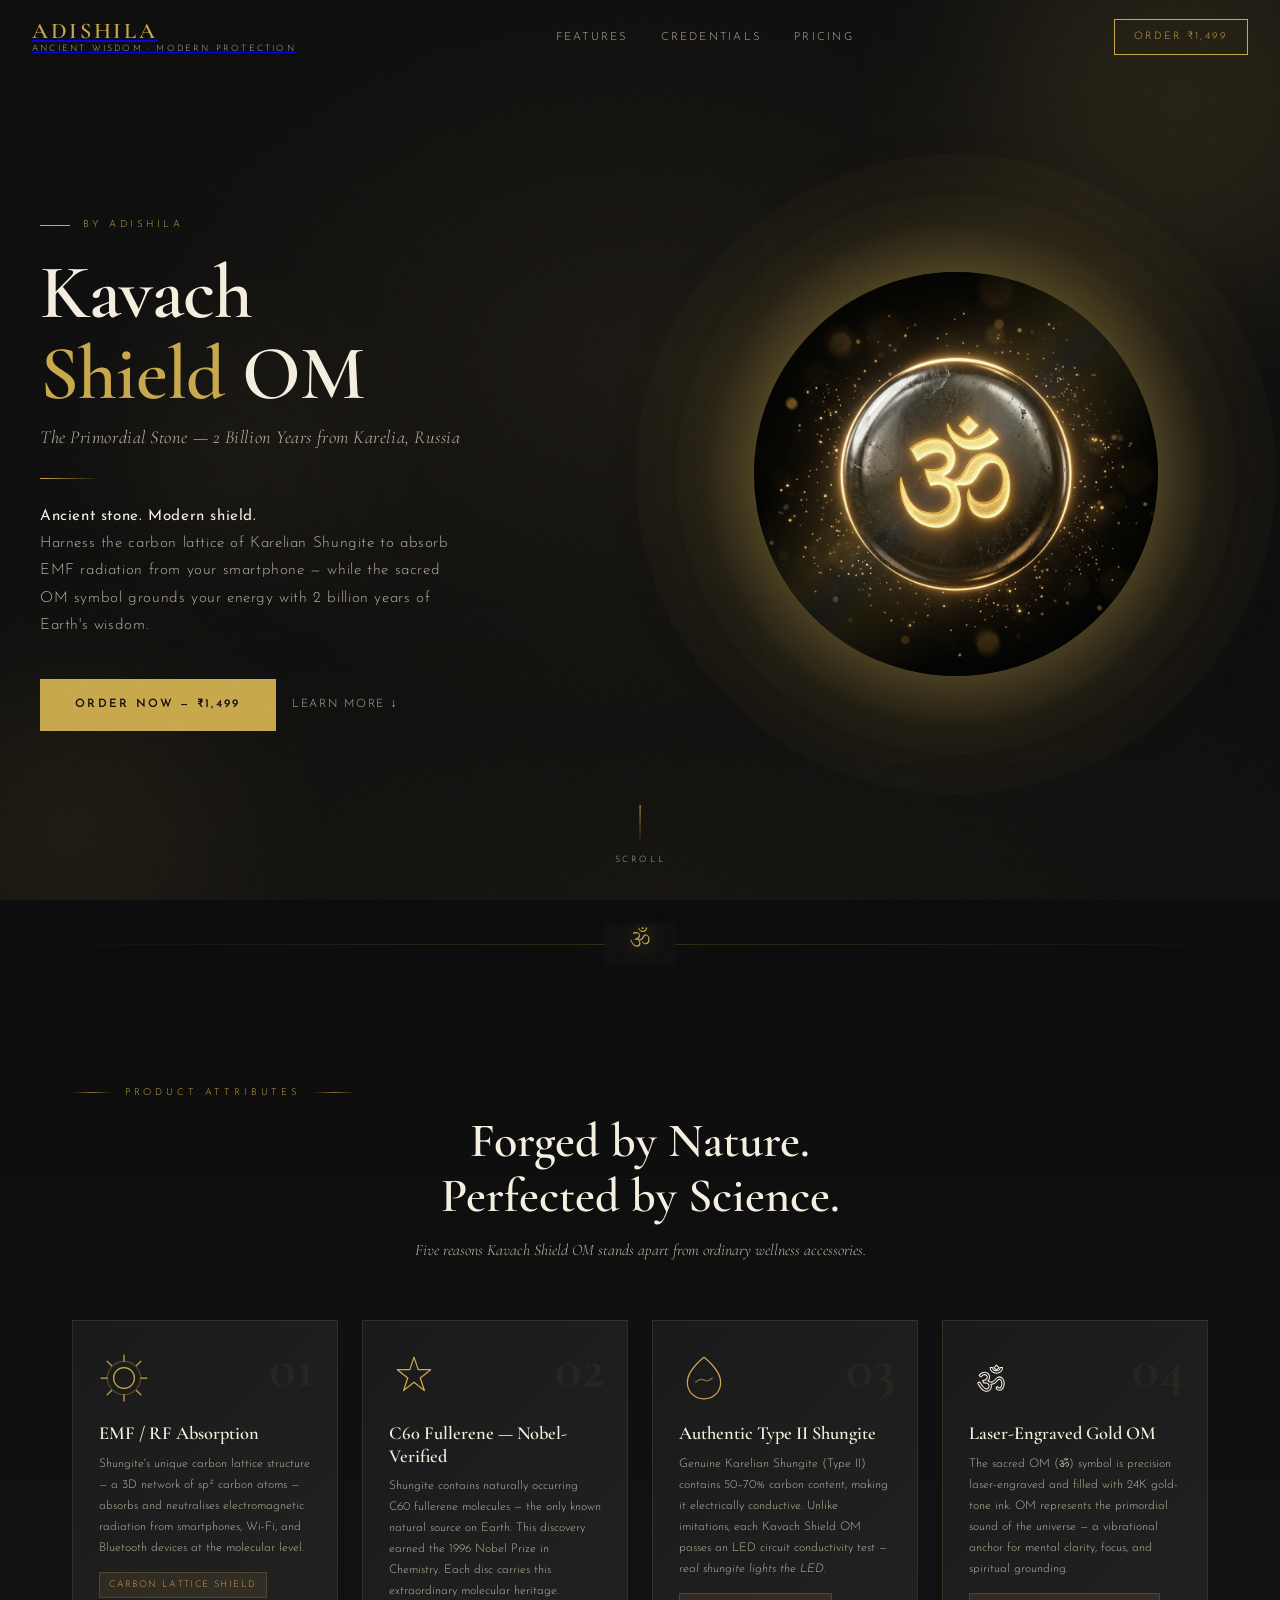
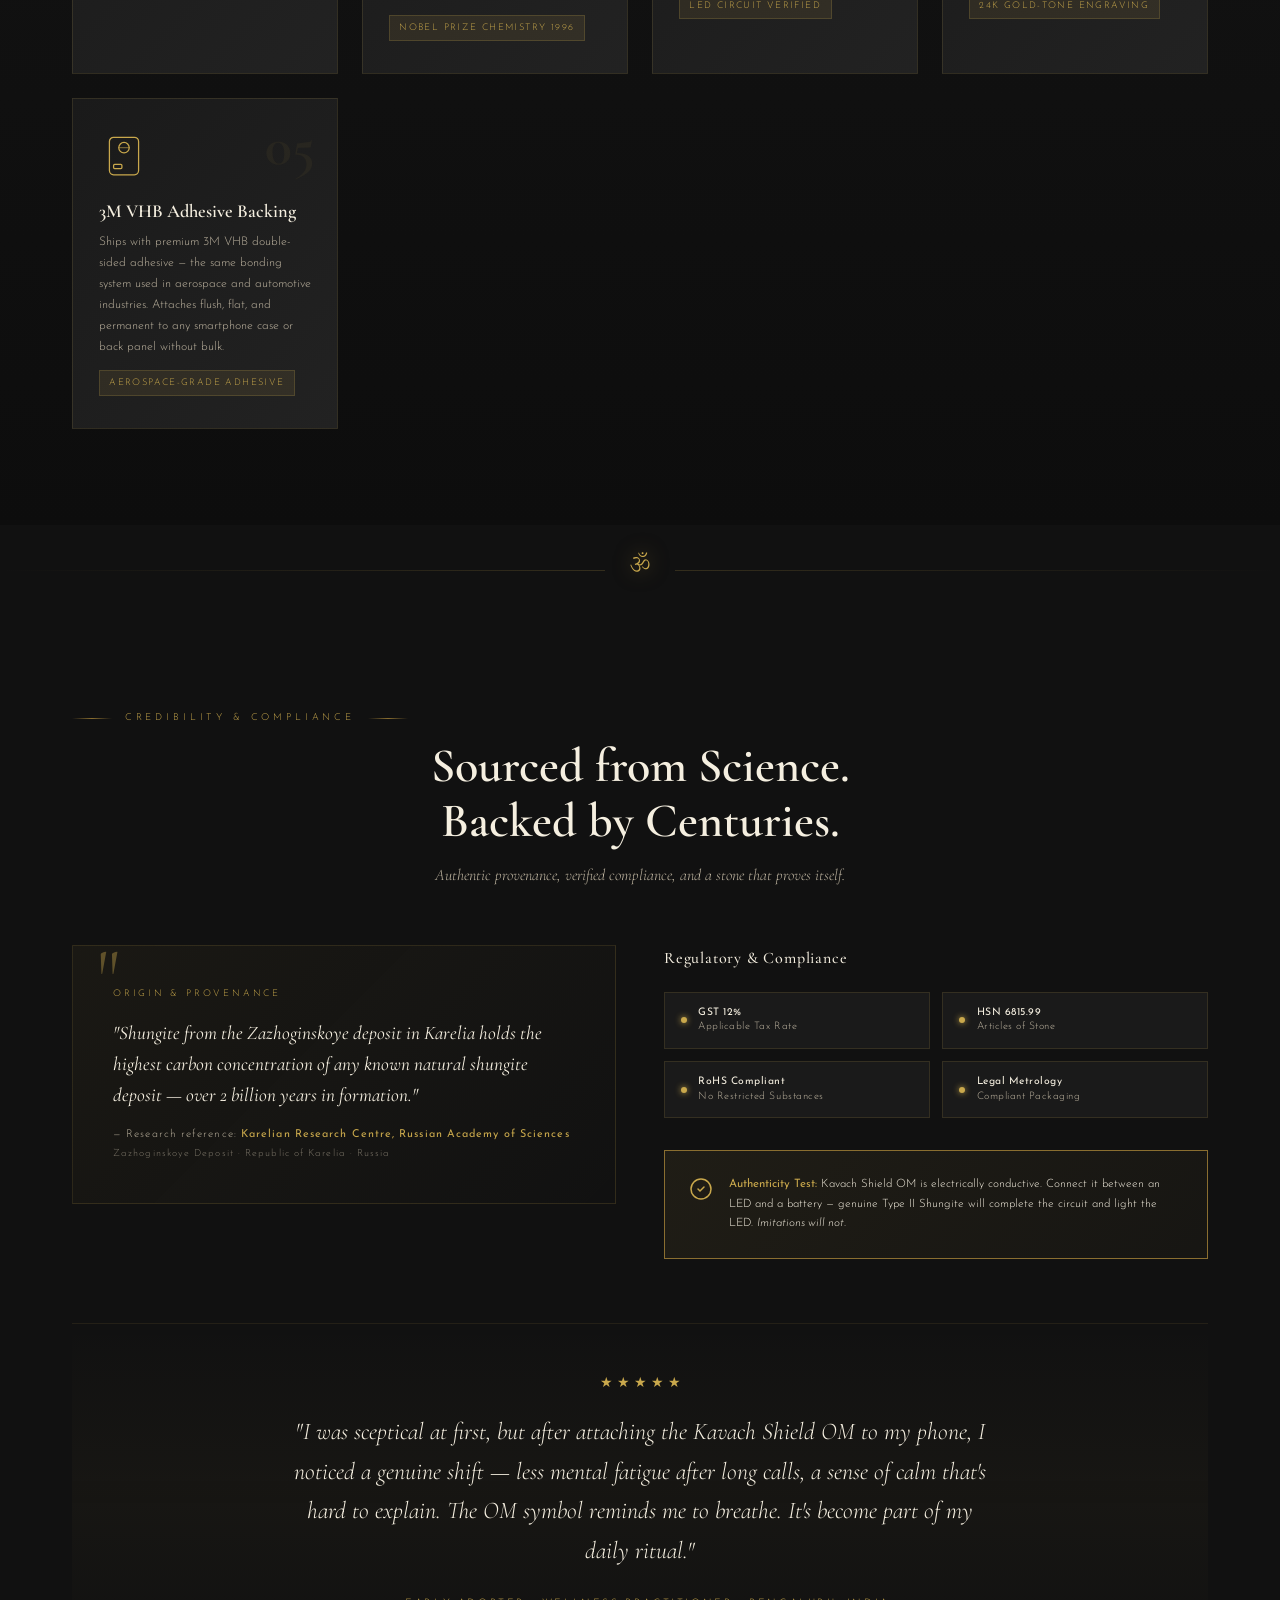
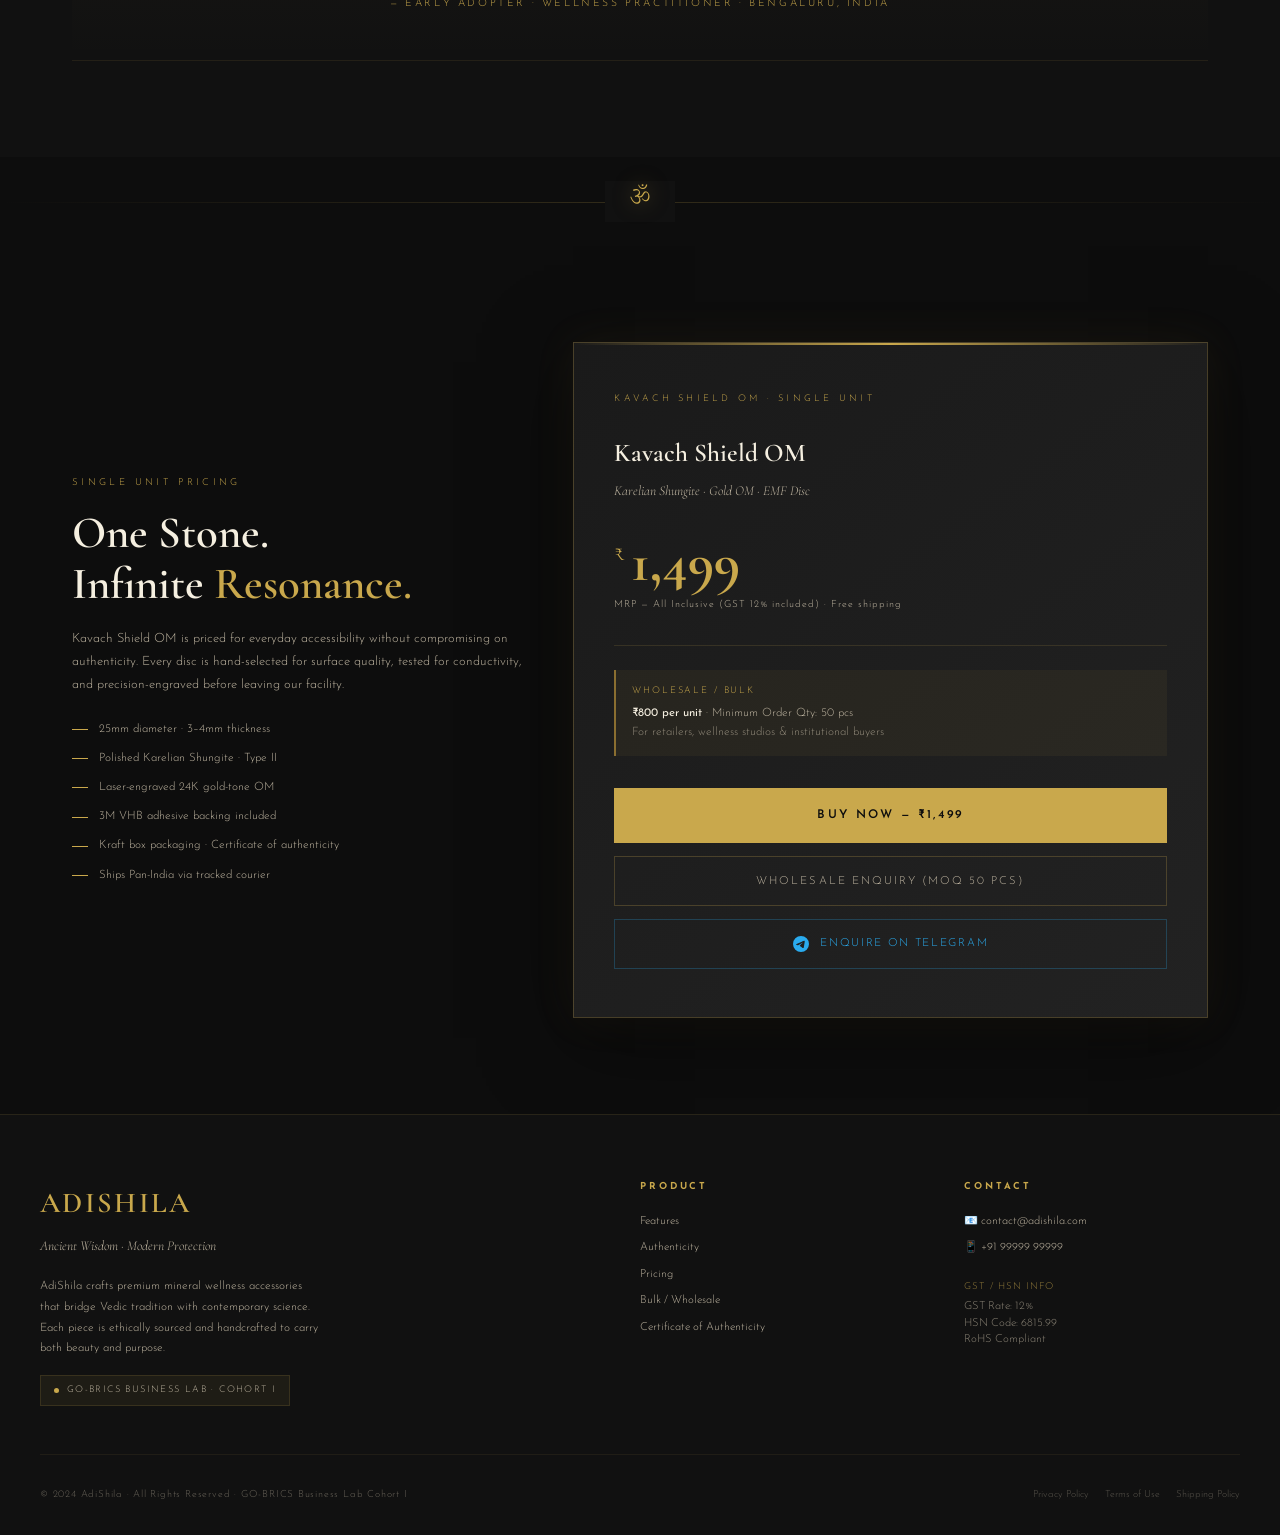
<file: index.html>
<!DOCTYPE html>
<html lang="en">
<head>
  <meta charset="UTF-8" />
  <meta name="viewport" content="width=device-width, initial-scale=1.0" />
  <title>Kavach Shield OM — AdiShila | Karelian Shungite EMF Protection</title>
  <meta name="description" content="Kavach Shield OM by AdiShila — A 25mm polished Karelian Shungite disc with laser-engraved gold OM symbol. Authentic EMF protection and spiritual wellness accessory for smartphones. MRP ₹1,499." />
  <meta name="keywords" content="Kavach Shield OM, Shungite, EMF Protection, AdiShila, Karelian Shungite, OM symbol, spiritual wellness, smartphone protection" />
  <meta property="og:title" content="Kavach Shield OM — AdiShila" />
  <meta property="og:description" content="2 Billion Years from Karelia, Russia. Authentic Shungite EMF Protection for your smartphone." />
  <meta property="og:type" content="product" />
  <link rel="preconnect" href="https://fonts.googleapis.com" />
  <link rel="preconnect" href="https://fonts.gstatic.com" crossorigin />
  <link href="https://fonts.googleapis.com/css2?family=Cormorant+Garamond:ital,wght@0,300;0,400;0,500;0,600;0,700;1,300;1,400;1,600&family=Josefin+Sans:wght@200;300;400;600&family=Noto+Serif+Devanagari:wght@300;400;600&display=swap" rel="stylesheet" />

  <link rel="stylesheet" href="style.css" />
</head>

<body>

  <!-- ===== NAVIGATION ===== -->
  <nav id="navbar">
    <a href="#hero" class="nav-logo">
      <span class="brand">AdiShila</span>
      <span class="tagline-small">Ancient Wisdom · Modern Protection</span>
    </a>
    <ul class="nav-links">
      <li><a href="#features">Features</a></li>
      <li><a href="#trust">Credentials</a></li>
      <li><a href="#pricing">Pricing</a></li>
    </ul>
    <a href="order.html" class="nav-cta">Order ₹1,499</a>
    <button class="hamburger" id="hamburger" aria-label="Toggle menu">
      <span></span>
      <span></span>
      <span></span>
    </button>
  </nav>

  <!-- Mobile Menu -->
  <div class="mobile-menu" id="mobileMenu">
    <a href="#features" class="mobile-nav-link">Features</a>
    <a href="#trust" class="mobile-nav-link">Credentials</a>
    <a href="#pricing" class="mobile-nav-link">Pricing</a>
    <a href="order.html" class="mobile-nav-link" style="color: var(--gold);">Order Now — ₹1,499</a>
  </div>

  <!-- ===== HERO SECTION ===== -->
  <section id="hero">
    <div class="hero-bg-gradient"></div>
    <div class="orb orb-1"></div>
    <div class="orb orb-2"></div>
    <div class="orb orb-3"></div>

    <div class="hero-inner">
      <div class="hero-text">
        <p class="hero-label" id="heroLabel">By AdiShila</p>
        <h1 class="hero-h1" id="heroH1">
          Kavach<br/>
          <span class="gold-word">Shield</span> OM
        </h1>
        <p class="hero-subtitle">The Primordial Stone — 2 Billion Years from Karelia, Russia</p>
        <div class="hero-divider"></div>
        <p class="hero-tagline">
          <strong>Ancient stone. Modern shield.</strong><br/>
          Harness the carbon lattice of Karelian Shungite to absorb EMF radiation from your smartphone — while the sacred OM symbol grounds your energy with 2 billion years of Earth's wisdom.
        </p>
        <div class="hero-cta-group">
          <a href="order.html" class="btn-primary" id="heroOrderBtn">Order Now — ₹1,499</a>
          <a href="#features" class="btn-secondary" id="heroLearnBtn">Learn More ↓</a>
        </div>
      </div>

      <div class="hero-visual" id="heroVisual">
        <div class="product-glow-wrapper">
          <div class="glow-ring glow-ring-3"></div>
          <div class="glow-ring glow-ring-2"></div>
          <div class="glow-ring glow-ring-1"></div>
          <div class="product-circle" id="productCircle">
            <img
              src="kavach_shield_product.png"
              alt="Kavach Shield OM — Polished Karelian Shungite disc with gold OM symbol"
              id="productImg"
              onerror="this.style.display='none'; document.getElementById('productFallback').style.display='flex';"
            />
            <!-- Fallback if image doesn't load -->
            <div id="productFallback" style="
              display: none;
              width: 100%;
              height: 100%;
              background: radial-gradient(circle at 30% 30%, #2a2a2a, #0a0a0a);
              align-items: center;
              justify-content: center;
              flex-direction: column;
              gap: 0.5rem;
              border-radius: 50%;
            ">
              <div style="
                font-family: 'Noto Serif Devanagari', serif;
                font-size: clamp(3rem, 10vw, 5rem);
                color: #C9A84C;
                text-shadow: 0 0 30px rgba(201,168,76,0.8), 0 0 60px rgba(201,168,76,0.4);
                animation: omPulse 3s ease-in-out infinite;
              ">ॐ</div>
              <div style="font-size: 0.55rem; letter-spacing: 0.3em; color: rgba(201,168,76,0.6); text-transform: uppercase;">Kavach Shield</div>
            </div>
          </div>
          <!-- Particles -->
          <div class="particle" style="left:50%;top:10%;--dx:30px;animation-duration:4s;animation-delay:0s;"></div>
          <div class="particle" style="left:20%;top:30%;--dx:-20px;animation-duration:5s;animation-delay:-1s;"></div>
          <div class="particle" style="left:80%;top:40%;--dx:15px;animation-duration:4.5s;animation-delay:-2s;"></div>
          <div class="particle" style="left:60%;top:20%;--dx:-25px;animation-duration:6s;animation-delay:-0.5s;"></div>
          <div class="particle" style="left:35%;top:15%;--dx:10px;animation-duration:5.5s;animation-delay:-3s;"></div>
          <div class="particle" style="left:70%;top:60%;--dx:-10px;animation-duration:3.5s;animation-delay:-1.5s;"></div>
          <div class="particle" style="left:15%;top:55%;--dx:35px;animation-duration:7s;animation-delay:-2.5s;"></div>
          <div class="particle" style="left:85%;top:25%;--dx:-30px;animation-duration:4.2s;animation-delay:-0.8s;"></div>
        </div>
      </div>
    </div>

    <div class="scroll-indicator">
      <div class="scroll-line"></div>
      <span>Scroll</span>
    </div>
  </section>

  <!-- ===== OM DIVIDER ===== -->
  <div class="om-divider">
    <span class="om-glyph">ॐ</span>
  </div>

  <!-- ===== FEATURES SECTION ===== -->
  <section id="features">
    <div class="section-container">
      <p class="section-label reveal">Product Attributes</p>
      <h2 class="section-title reveal">Forged by Nature.<br/>Perfected by Science.</h2>
      <p class="section-subtitle reveal">Five reasons Kavach Shield OM stands apart from ordinary wellness accessories.</p>

      <div class="features-grid">

        <!-- Feature 1 -->
        <div class="feature-card reveal reveal-delay-1" id="feature1">
          <span class="feature-number">01</span>
          <div class="feature-icon">
            <svg viewBox="0 0 48 48" xmlns="http://www.w3.org/2000/svg">
              <circle cx="24" cy="24" r="10"/>
              <path d="M24 2v6M24 40v6M2 24h6M40 24h6"/>
              <path d="M7.76 7.76l4.24 4.24M36 36l4.24 4.24M40.24 7.76l-4.24 4.24M12 36l-4.24 4.24"/>
              <circle cx="24" cy="24" r="16" opacity="0.3"/>
            </svg>
          </div>
          <h3 class="feature-title">EMF / RF Absorption</h3>
          <p class="feature-desc">
            Shungite's unique carbon lattice structure — a 3D network of sp² carbon atoms — absorbs and neutralises electromagnetic radiation from smartphones, Wi-Fi, and Bluetooth devices at the molecular level.
          </p>
          <span class="feature-badge">Carbon Lattice Shield</span>
        </div>

        <!-- Feature 2 -->
        <div class="feature-card reveal reveal-delay-2" id="feature2">
          <span class="feature-number">02</span>
          <div class="feature-icon">
            <svg viewBox="0 0 48 48" xmlns="http://www.w3.org/2000/svg">
              <polygon points="24,4 28,16 40,16 30,24 34,36 24,28 14,36 18,24 8,16 20,16"/>
            </svg>
          </div>
          <h3 class="feature-title">C60 Fullerene — Nobel-Verified</h3>
          <p class="feature-desc">
            Shungite contains naturally occurring C60 fullerene molecules — the only known natural source on Earth. This discovery earned the 1996 Nobel Prize in Chemistry. Each disc carries this extraordinary molecular heritage.
          </p>
          <span class="feature-badge">Nobel Prize Chemistry 1996</span>
        </div>

        <!-- Feature 3 -->
        <div class="feature-card reveal reveal-delay-3" id="feature3">
          <span class="feature-number">03</span>
          <div class="feature-icon">
            <svg viewBox="0 0 48 48" xmlns="http://www.w3.org/2000/svg">
              <path d="M24 4 C24 4 8 16 8 28 C8 38 15.6 44 24 44 C32.4 44 40 38 40 28 C40 16 24 4 24 4Z"/>
              <path d="M16 28 C16 28 20 24 24 26 C28 28 32 24 32 24" opacity="0.6"/>
            </svg>
          </div>
          <h3 class="feature-title">Authentic Type II Shungite</h3>
          <p class="feature-desc">
            Genuine Karelian Shungite (Type II) contains 50–70% carbon content, making it electrically conductive. Unlike imitations, each Kavach Shield OM passes an LED circuit conductivity test — <em>real shungite lights the LED.</em>
          </p>
          <span class="feature-badge">LED Circuit Verified</span>
        </div>

        <!-- Feature 4 -->
        <div class="feature-card reveal reveal-delay-4" id="feature4">
          <span class="feature-number">04</span>
          <div class="feature-icon">
            <svg viewBox="0 0 48 48" xmlns="http://www.w3.org/2000/svg">
              <text x="8" y="36" font-size="32" font-family="serif" fill="none" stroke="currentColor" stroke-width="1">ॐ</text>
            </svg>
          </div>
          <h3 class="feature-title">Laser-Engraved Gold OM</h3>
          <p class="feature-desc">
            The sacred OM (ॐ) symbol is precision laser-engraved and filled with 24K gold-tone ink. OM represents the primordial sound of the universe — a vibrational anchor for mental clarity, focus, and spiritual grounding.
          </p>
          <span class="feature-badge">24K Gold-Tone Engraving</span>
        </div>

        <!-- Feature 5 -->
        <div class="feature-card reveal reveal-delay-5" id="feature5">
          <span class="feature-number">05</span>
          <div class="feature-icon">
            <svg viewBox="0 0 48 48" xmlns="http://www.w3.org/2000/svg">
              <rect x="10" y="6" width="28" height="36" rx="4" ry="4"/>
              <rect x="14" y="32" width="8" height="4" rx="1"/>
              <circle cx="24" cy="16" r="5"/>
              <path d="M19 16 h10" opacity="0.5"/>
            </svg>
          </div>
          <h3 class="feature-title">3M VHB Adhesive Backing</h3>
          <p class="feature-desc">
            Ships with premium 3M VHB double-sided adhesive — the same bonding system used in aerospace and automotive industries. Attaches flush, flat, and permanent to any smartphone case or back panel without bulk.
          </p>
          <span class="feature-badge">Aerospace-Grade Adhesive</span>
        </div>

      </div>
    </div>
  </section>

  <!-- ===== OM DIVIDER ===== -->
  <div class="om-divider" style="background: var(--black-2);">
    <span class="om-glyph" style="background: var(--black-2);">ॐ</span>
  </div>

  <!-- ===== TRUST SECTION ===== -->
  <section id="trust">
    <div class="section-container">
      <p class="section-label reveal">Credibility & Compliance</p>
      <h2 class="section-title reveal">Sourced from Science.<br/>Backed by Centuries.</h2>
      <p class="section-subtitle reveal">Authentic provenance, verified compliance, and a stone that proves itself.</p>

      <div class="trust-grid">

        <!-- Sourcing Quote -->
        <div class="sourcing-block reveal">
          <p class="sourcing-label">Origin & Provenance</p>
          <p class="sourcing-text">
            "Shungite from the Zazhoginskoye deposit in Karelia holds the highest carbon concentration of any known natural shungite deposit — over 2 billion years in formation."
          </p>
          <p class="sourcing-source">
            — Research reference: <strong>Karelian Research Centre, Russian Academy of Sciences</strong><br/>
            <span style="opacity:0.6;font-size:0.62rem;">Zazhoginskoye Deposit · Republic of Karelia · Russia</span>
          </p>
        </div>

        <!-- Compliance -->
        <div class="compliance-block reveal">
          <p class="compliance-title">Regulatory & Compliance</p>
          <div class="badges-grid">
            <div class="badge-item">
              <div class="badge-dot"></div>
              <div class="badge-text">
                <strong>GST 12%</strong>
                Applicable Tax Rate
              </div>
            </div>
            <div class="badge-item">
              <div class="badge-dot"></div>
              <div class="badge-text">
                <strong>HSN 6815.99</strong>
                Articles of Stone
              </div>
            </div>
            <div class="badge-item">
              <div class="badge-dot"></div>
              <div class="badge-text">
                <strong>RoHS Compliant</strong>
                No Restricted Substances
              </div>
            </div>
            <div class="badge-item">
              <div class="badge-dot"></div>
              <div class="badge-text">
                <strong>Legal Metrology</strong>
                Compliant Packaging
              </div>
            </div>
          </div>

          <div class="authenticity-callout">
            <div class="callout-icon">
              <svg viewBox="0 0 24 24" xmlns="http://www.w3.org/2000/svg">
                <path d="M9 12l2 2 4-4"/>
                <circle cx="12" cy="12" r="10"/>
              </svg>
            </div>
            <p class="callout-text">
              <strong>Authenticity Test:</strong> Kavach Shield OM is electrically conductive. Connect it between an LED and a battery — genuine Type II Shungite will complete the circuit and light the LED. <em>Imitations will not.</em>
            </p>
          </div>
        </div>

        <!-- Testimonial -->
        <div class="testimonial-block reveal">
          <div class="testimonial-stars">
            <span class="star">★</span>
            <span class="star">★</span>
            <span class="star">★</span>
            <span class="star">★</span>
            <span class="star">★</span>
          </div>
          <blockquote class="testimonial-quote">
            "I was sceptical at first, but after attaching the Kavach Shield OM to my phone, I noticed a genuine shift — less mental fatigue after long calls, a sense of calm that's hard to explain. The OM symbol reminds me to breathe. It's become part of my daily ritual."
          </blockquote>
          <p class="testimonial-author">— Early Adopter · Wellness Practitioner · Bengaluru, India</p>
        </div>

      </div>
    </div>
  </section>

  <!-- ===== OM DIVIDER ===== -->
  <div class="om-divider">
    <span class="om-glyph">ॐ</span>
  </div>

  <!-- ===== PRICING SECTION ===== -->
  <section id="pricing">
    <div class="section-container">
      <div class="pricing-wrapper">

        <div class="pricing-text-col">
          <p class="eyebrow reveal">Single Unit Pricing</p>
          <h2 class="reveal">One Stone.<br/>Infinite <span style="color:var(--gold)">Resonance.</span></h2>
          <p class="reveal">
            Kavach Shield OM is priced for everyday accessibility without compromising on authenticity. Every disc is hand-selected for surface quality, tested for conductivity, and precision-engraved before leaving our facility.
          </p>
          <ul class="spec-list reveal">
            <li>25mm diameter · 3–4mm thickness</li>
            <li>Polished Karelian Shungite · Type II</li>
            <li>Laser-engraved 24K gold-tone OM</li>
            <li>3M VHB adhesive backing included</li>
            <li>Kraft box packaging · Certificate of authenticity</li>
            <li>Ships Pan-India via tracked courier</li>
          </ul>
        </div>

        <div class="pricing-card reveal">
          <p class="pricing-card-label">Kavach Shield OM · Single Unit</p>
          <p class="pricing-product-name">Kavach Shield OM</p>
          <p class="pricing-tagline-small">Karelian Shungite · Gold OM · EMF Disc</p>

          <div class="price-display">
            <span class="price-currency">₹</span>
            <span class="price-amount">1,499</span>
          </div>
          <p class="price-tax-note">MRP — All Inclusive (GST 12% included) · Free shipping</p>

          <div class="price-divider"></div>

          <div class="wholesale-note">
            <p class="wn-label">Wholesale / Bulk</p>
            <p class="wn-text">
              <strong>₹800 per unit</strong> · Minimum Order Qty: 50 pcs<br/>
              <span style="opacity:0.7;">For retailers, wellness studios & institutional buyers</span>
            </p>
          </div>

          <div class="cta-stack">
            <a href="order.html" class="btn-buy" id="buyNowBtn">Buy Now — ₹1,499</a>
            <a href="wholesale.html" class="btn-wholesale" id="wholesaleBtn">Wholesale Enquiry (MOQ 50 pcs)</a>
            <a href="https://t.me/VKokushkin" class="btn-telegram" id="telegramBtn" target="_blank" rel="noopener">
              <svg viewBox="0 0 24 24" xmlns="http://www.w3.org/2000/svg">
                <path d="M11.944 0A12 12 0 0 0 0 12a12 12 0 0 0 12 12 12 12 0 0 0 12-12A12 12 0 0 0 12 0a12 12 0 0 0-.056 0zm4.962 7.224c.1-.002.321.023.465.14a.506.506 0 0 1 .171.325c.016.093.036.306.02.472-.18 1.898-.962 6.502-1.36 8.627-.168.9-.499 1.201-.82 1.23-.696.065-1.225-.46-1.9-.902-1.056-.693-1.653-1.124-2.678-1.799-1.185-.78-.415-1.21.258-1.91.176-.184 3.247-2.977 3.307-3.23.007-.032.014-.15-.056-.212s-.174-.041-.249-.024c-.106.024-1.793 1.14-5.061 3.345-.48.33-.913.49-1.302.48-.428-.008-1.252-.241-1.865-.44-.752-.245-1.349-.374-1.297-.789.027-.216.325-.437.893-.664 3.498-1.524 5.83-2.529 6.998-3.014 3.332-1.386 4.025-1.627 4.476-1.635z"/>
              </svg>
              Enquire on Telegram
            </a>
          </div>
        </div>

      </div>
    </div>
  </section>

  

  

  <!-- ===== FOOTER ===== -->
  <footer>
    <div class="footer-inner">
      <div class="footer-top">
        <div class="footer-brand">
          <p class="brand-name">AdiShila</p>
          <p class="brand-tagline">Ancient Wisdom · Modern Protection</p>
          <p class="brand-desc">
            AdiShila crafts premium mineral wellness accessories that bridge Vedic tradition with contemporary science. Each piece is ethically sourced and handcrafted to carry both beauty and purpose.
          </p>
          <div class="gobrics-badge">
            <div class="dot"></div>
            <span>GO-BRICS Business Lab · Cohort I</span>
          </div>
        </div>

        <div class="footer-col">
          <h4>Product</h4>
          <ul>
            <li><a href="#features">Features</a></li>
            <li><a href="#trust">Authenticity</a></li>
            <li><a href="#pricing">Pricing</a></li>
            <li><a href="wholesale.html">Bulk / Wholesale</a></li>
            <li><a href="#">Certificate of Authenticity</a></li>
          </ul>
        </div>

        <div class="footer-col">
          <h4>Contact</h4>
          <ul>
            <li>📧 contact@adishila.com</li>
            <li>📱 +91 99999 99999</li>
            <li style="margin-top:0.8rem; opacity:0.7;">
              <span style="display:block; font-size:0.6rem; letter-spacing:0.1em; color:var(--gold); margin-bottom:0.3rem;">GST / HSN INFO</span>
              GST Rate: 12%<br/>
              HSN Code: 6815.99<br/>
              RoHS Compliant
            </li>
          </ul>
        </div>
      </div>

      <div class="footer-bottom">
        <p>© 2024 AdiShila · All Rights Reserved · GO-BRICS Business Lab Cohort I</p>
        <div class="footer-legal">
          <a href="#">Privacy Policy</a>
          <a href="#">Terms of Use</a>
          <a href="#">Shipping Policy</a>
        </div>
      </div>
    </div>
  </footer>

  <!-- ===== JAVASCRIPT ===== -->
  <script>
    // ─── Navbar scroll effect ───────────────────────────────────────
    const navbar = document.getElementById('navbar');
    window.addEventListener('scroll', () => {
      navbar.classList.toggle('scrolled', window.scrollY > 50);
    });

    // ─── Hamburger menu ─────────────────────────────────────────────
    const hamburger = document.getElementById('hamburger');
    const mobileMenu = document.getElementById('mobileMenu');
    const mobileLinks = document.querySelectorAll('.mobile-nav-link');

    hamburger.addEventListener('click', () => {
      hamburger.classList.toggle('open');
      mobileMenu.classList.toggle('open');
      document.body.style.overflow = mobileMenu.classList.contains('open') ? 'hidden' : '';
    });

    mobileLinks.forEach(link => {
      link.addEventListener('click', () => {
        hamburger.classList.remove('open');
        mobileMenu.classList.remove('open');
        document.body.style.overflow = '';
      });
    });

    // ─── Scroll Reveal ──────────────────────────────────────────────
    const revealElements = document.querySelectorAll('.reveal');
    const revealObserver = new IntersectionObserver((entries) => {
      entries.forEach(entry => {
        if (entry.isIntersecting) {
          entry.target.classList.add('visible');
          revealObserver.unobserve(entry.target);
        }
      });
    }, { threshold: 0.12, rootMargin: '0px 0px -50px 0px' });

    revealElements.forEach(el => revealObserver.observe(el));

    // ─── Hero text entrance animation ───────────────────────────────
    window.addEventListener('DOMContentLoaded', () => {
      setTimeout(() => {
        document.getElementById('heroLabel').style.cssText = 'opacity:1;transform:translateY(0)';
        setTimeout(() => {
          document.getElementById('heroH1').style.cssText = 'opacity:1;transform:translateY(0)';
          setTimeout(() => {
            document.getElementById('heroVisual').style.cssText = 'opacity:1;transform:translateY(0)';
          }, 200);
        }, 150);
      }, 300);
    });

    // Apply initial state for hero elements
    ['heroLabel','heroH1','heroVisual'].forEach(id => {
      const el = document.getElementById(id);
      if(el) { el.style.opacity = '0'; el.style.transform = 'translateY(20px)'; el.style.transition = 'all 0.9s cubic-bezier(0.25,0.46,0.45,0.94)'; }
    });

    // ─── Smooth product image load ───────────────────────────────────
    const productImg = document.getElementById('productImg');
    if (productImg) {
      productImg.addEventListener('load', () => {
        productImg.style.opacity = '1';
      });
      productImg.style.opacity = '0';
      productImg.style.transition = 'opacity 1s ease';
      // Re-trigger if already cached
      if (productImg.complete) productImg.style.opacity = '1';
    }

    // ─── Feature cards hover glow mouse tracking ────────────────────
    document.querySelectorAll('.feature-card').forEach(card => {
      card.addEventListener('mousemove', (e) => {
        const rect = card.getBoundingClientRect();
        const x = ((e.clientX - rect.left) / rect.width) * 100;
        const y = ((e.clientY - rect.top) / rect.height) * 100;
        card.style.setProperty('--mx', x + '%');
        card.style.setProperty('--my', y + '%');
      });
    });

    // ─── Pricing card glow tilt effect ──────────────────────────────
    const pricingCard = document.querySelector('.pricing-card');
    if (pricingCard) {
      pricingCard.addEventListener('mousemove', (e) => {
        const rect = pricingCard.getBoundingClientRect();
        const x = (e.clientX - rect.left - rect.width / 2) / (rect.width / 2);
        const y = (e.clientY - rect.top - rect.height / 2) / (rect.height / 2);
        pricingCard.style.transform = `perspective(800px) rotateY(${x * 3}deg) rotateX(${-y * 3}deg) translateZ(4px)`;
      });
      pricingCard.addEventListener('mouseleave', () => {
        pricingCard.style.transform = 'perspective(800px) rotateY(0deg) rotateX(0deg) translateZ(0px)';
        pricingCard.style.transition = 'transform 0.5s ease';
      });
      pricingCard.addEventListener('mouseenter', () => {
        pricingCard.style.transition = 'none';
      });
    }

    // ─── Copy product image with correct path ───────────────────────
    // Try to load from the generated path
    (function() {
      const img = document.getElementById('productImg');
      if (!img) return;
      // The image was generated to C:\Users\aryan\... but we need to serve it locally.
      // It's been copied to the workspace. Set src to the filename in the same directory.
      // Already set to "kavach_shield_product.png" which should be in same folder.
    })();

    // ─── Smooth anchor scroll ───────────────────────────────────────
    document.querySelectorAll('a[href^="#"]').forEach(anchor => {
      anchor.addEventListener('click', function(e) {
        const target = document.querySelector(this.getAttribute('href'));
        if (target) {
          e.preventDefault();
          const offset = 70;
          const top = target.getBoundingClientRect().top + window.pageYOffset - offset;
          window.scrollTo({ top, behavior: 'smooth' });
        }
      });
    });
  </script>
</body>
</html>
</file>
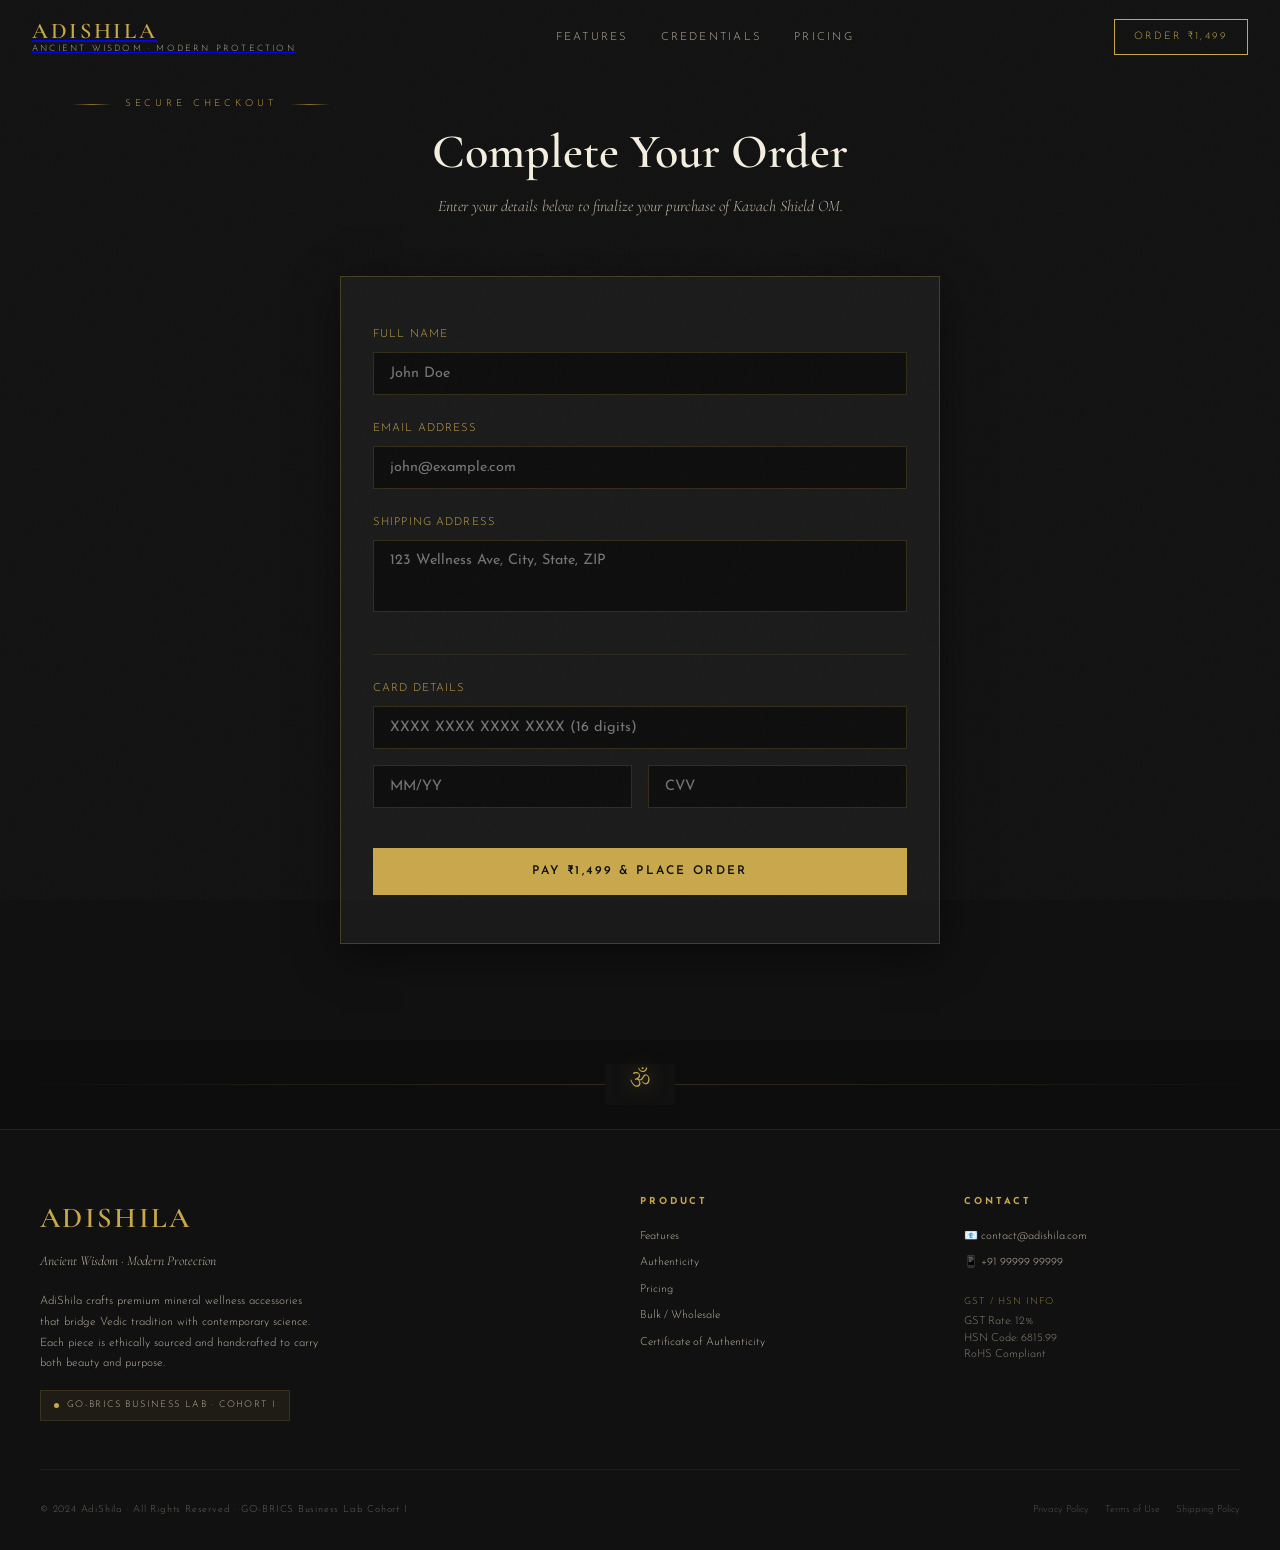
<file: order.html>
<!DOCTYPE html>
<html lang="en">
<head>
  <meta charset="UTF-8" />
  <meta name="viewport" content="width=device-width, initial-scale=1.0" />
  <title>Kavach Shield OM — AdiShila | Karelian Shungite EMF Protection</title>
  <meta name="description" content="Kavach Shield OM by AdiShila — A 25mm polished Karelian Shungite disc with laser-engraved gold OM symbol. Authentic EMF protection and spiritual wellness accessory for smartphones. MRP ₹1,499." />
  <meta name="keywords" content="Kavach Shield OM, Shungite, EMF Protection, AdiShila, Karelian Shungite, OM symbol, spiritual wellness, smartphone protection" />
  <meta property="og:title" content="Kavach Shield OM — AdiShila" />
  <meta property="og:description" content="2 Billion Years from Karelia, Russia. Authentic Shungite EMF Protection for your smartphone." />
  <meta property="og:type" content="product" />
  <link rel="preconnect" href="https://fonts.googleapis.com" />
  <link rel="preconnect" href="https://fonts.gstatic.com" crossorigin />
  <link href="https://fonts.googleapis.com/css2?family=Cormorant+Garamond:ital,wght@0,300;0,400;0,500;0,600;0,700;1,300;1,400;1,600&family=Josefin+Sans:wght@200;300;400;600&family=Noto+Serif+Devanagari:wght@300;400;600&display=swap" rel="stylesheet" />

  <link rel="stylesheet" href="style.css" />
</head>

<body>

  <!-- ===== NAVIGATION ===== -->
  <nav id="navbar">
    <a href="#hero" class="nav-logo">
      <span class="brand">AdiShila</span>
      <span class="tagline-small">Ancient Wisdom · Modern Protection</span>
    </a>
    <ul class="nav-links">
      <li><a href="index.html#features">Features</a></li>
      <li><a href="index.html#trust">Credentials</a></li>
      <li><a href="index.html#pricing">Pricing</a></li>
    </ul>
    <a href="order.html" class="nav-cta">Order ₹1,499</a>
    <button class="hamburger" id="hamburger" aria-label="Toggle menu">
      <span></span>
      <span></span>
      <span></span>
    </button>
  </nav>

  <!-- Mobile Menu -->
  <div class="mobile-menu" id="mobileMenu">
    <a href="index.html#features" class="mobile-nav-link">Features</a>
    <a href="index.html#trust" class="mobile-nav-link">Credentials</a>
    <a href="index.html#pricing" class="mobile-nav-link">Pricing</a>
    <a href="order.html" class="mobile-nav-link" style="color: var(--gold);">Order Now — ₹1,499</a>
  </div>

<!-- ===== PAYMENT GATEWAY SECTION ===== -->
  <section id="payment-gateway" style="padding: 6rem 0; background: var(--black-2);">
    <div class="section-container">
      <p class="section-label reveal">Secure Checkout</p>
      <h2 class="section-title reveal">Complete Your Order</h2>
      <p class="section-subtitle reveal">Enter your details below to finalize your purchase of Kavach Shield OM.</p>
      
      <div class="reveal" style="max-width: 600px; margin: 0 auto; background: var(--black-3); border: 1px solid rgba(201, 168, 76, 0.25); padding: 3rem 2rem; box-shadow: 0 10px 40px rgba(0,0,0,0.5);">
        <form onsubmit="event.preventDefault(); alert('Order placed successfully! This is a mock payment gateway.');" style="display: flex; flex-direction: column; gap: 1.5rem;">
          
          <div>
            <label style="display: block; font-size: 0.7rem; letter-spacing: 0.1em; color: var(--gold); margin-bottom: 0.5rem; text-transform: uppercase;">Full Name</label>
            <input type="text" required style="width: 100%; padding: 0.8rem 1rem; background: var(--black); border: 1px solid rgba(201, 168, 76, 0.2); color: var(--cream); font-family: var(--font-body); font-size: 0.9rem; outline: none; transition: border-color 0.3s;" onfocus="this.style.borderColor='var(--gold)'" onblur="this.style.borderColor='rgba(201, 168, 76, 0.2)'" placeholder="John Doe">
          </div>
          
          <div>
            <label style="display: block; font-size: 0.7rem; letter-spacing: 0.1em; color: var(--gold); margin-bottom: 0.5rem; text-transform: uppercase;">Email Address</label>
            <input type="email" required style="width: 100%; padding: 0.8rem 1rem; background: var(--black); border: 1px solid rgba(201, 168, 76, 0.2); color: var(--cream); font-family: var(--font-body); font-size: 0.9rem; outline: none; transition: border-color 0.3s;" onfocus="this.style.borderColor='var(--gold)'" onblur="this.style.borderColor='rgba(201, 168, 76, 0.2)'" placeholder="john@example.com">
          </div>
          
          <div>
            <label style="display: block; font-size: 0.7rem; letter-spacing: 0.1em; color: var(--gold); margin-bottom: 0.5rem; text-transform: uppercase;">Shipping Address</label>
            <textarea required rows="3" style="width: 100%; padding: 0.8rem 1rem; background: var(--black); border: 1px solid rgba(201, 168, 76, 0.2); color: var(--cream); font-family: var(--font-body); font-size: 0.9rem; resize: none; outline: none; transition: border-color 0.3s;" onfocus="this.style.borderColor='var(--gold)'" onblur="this.style.borderColor='rgba(201, 168, 76, 0.2)'" placeholder="123 Wellness Ave, City, State, ZIP"></textarea>
          </div>
          
          <div style="border-top: 1px solid rgba(201, 168, 76, 0.1); padding-top: 1.5rem; margin-top: 0.5rem;">
            <label style="display: block; font-size: 0.7rem; letter-spacing: 0.1em; color: var(--gold); margin-bottom: 0.5rem; text-transform: uppercase;">Card Details</label>
            <input type="text" required pattern="\d{16}" style="width: 100%; padding: 0.8rem 1rem; background: var(--black); border: 1px solid rgba(201, 168, 76, 0.2); color: var(--cream); font-family: var(--font-body); font-size: 0.9rem; margin-bottom: 1rem; outline: none; transition: border-color 0.3s;" onfocus="this.style.borderColor='var(--gold)'" onblur="this.style.borderColor='rgba(201, 168, 76, 0.2)'" placeholder="XXXX XXXX XXXX XXXX (16 digits)">
            
            <div style="display: grid; grid-template-columns: 1fr 1fr; gap: 1rem;">
              <input type="text" required pattern="\d{2}/\d{2}" style="width: 100%; padding: 0.8rem 1rem; background: var(--black); border: 1px solid rgba(201, 168, 76, 0.2); color: var(--cream); font-family: var(--font-body); font-size: 0.9rem; outline: none; transition: border-color 0.3s;" onfocus="this.style.borderColor='var(--gold)'" onblur="this.style.borderColor='rgba(201, 168, 76, 0.2)'" placeholder="MM/YY">
              <input type="text" required pattern="\d{3}" style="width: 100%; padding: 0.8rem 1rem; background: var(--black); border: 1px solid rgba(201, 168, 76, 0.2); color: var(--cream); font-family: var(--font-body); font-size: 0.9rem; outline: none; transition: border-color 0.3s;" onfocus="this.style.borderColor='var(--gold)'" onblur="this.style.borderColor='rgba(201, 168, 76, 0.2)'" placeholder="CVV">
            </div>
          </div>
          
          <button type="submit" class="btn-buy" style="margin-top: 1rem;">Pay ₹1,499 & Place Order</button>
        </form>
      </div>
    </div>
  </section>

  <!-- ===== OM DIVIDER ===== -->
  <div class="om-divider">
    <span class="om-glyph">ॐ</span>
  </div>

<!-- ===== FOOTER ===== -->
  <footer>
    <div class="footer-inner">
      <div class="footer-top">
        <div class="footer-brand">
          <p class="brand-name">AdiShila</p>
          <p class="brand-tagline">Ancient Wisdom · Modern Protection</p>
          <p class="brand-desc">
            AdiShila crafts premium mineral wellness accessories that bridge Vedic tradition with contemporary science. Each piece is ethically sourced and handcrafted to carry both beauty and purpose.
          </p>
          <div class="gobrics-badge">
            <div class="dot"></div>
            <span>GO-BRICS Business Lab · Cohort I</span>
          </div>
        </div>

        <div class="footer-col">
          <h4>Product</h4>
          <ul>
            <li><a href="#features">Features</a></li>
            <li><a href="#trust">Authenticity</a></li>
            <li><a href="#pricing">Pricing</a></li>
            <li><a href="wholesale.html">Bulk / Wholesale</a></li>
            <li><a href="#">Certificate of Authenticity</a></li>
          </ul>
        </div>

        <div class="footer-col">
          <h4>Contact</h4>
          <ul>
            <li>📧 contact@adishila.com</li>
            <li>📱 +91 99999 99999</li>
            <li style="margin-top:0.8rem; opacity:0.7;">
              <span style="display:block; font-size:0.6rem; letter-spacing:0.1em; color:var(--gold); margin-bottom:0.3rem;">GST / HSN INFO</span>
              GST Rate: 12%<br/>
              HSN Code: 6815.99<br/>
              RoHS Compliant
            </li>
          </ul>
        </div>
      </div>

      <div class="footer-bottom">
        <p>© 2024 AdiShila · All Rights Reserved · GO-BRICS Business Lab Cohort I</p>
        <div class="footer-legal">
          <a href="#">Privacy Policy</a>
          <a href="#">Terms of Use</a>
          <a href="#">Shipping Policy</a>
        </div>
      </div>
    </div>
  </footer>

  <!-- ===== JAVASCRIPT ===== -->
  <script>
    // ─── Navbar scroll effect ───────────────────────────────────────
    const navbar = document.getElementById('navbar');
    window.addEventListener('scroll', () => {
      navbar.classList.toggle('scrolled', window.scrollY > 50);
    });

    // ─── Hamburger menu ─────────────────────────────────────────────
    const hamburger = document.getElementById('hamburger');
    const mobileMenu = document.getElementById('mobileMenu');
    const mobileLinks = document.querySelectorAll('.mobile-nav-link');

    hamburger.addEventListener('click', () => {
      hamburger.classList.toggle('open');
      mobileMenu.classList.toggle('open');
      document.body.style.overflow = mobileMenu.classList.contains('open') ? 'hidden' : '';
    });

    mobileLinks.forEach(link => {
      link.addEventListener('click', () => {
        hamburger.classList.remove('open');
        mobileMenu.classList.remove('open');
        document.body.style.overflow = '';
      });
    });

    // ─── Scroll Reveal ──────────────────────────────────────────────
    const revealElements = document.querySelectorAll('.reveal');
    const revealObserver = new IntersectionObserver((entries) => {
      entries.forEach(entry => {
        if (entry.isIntersecting) {
          entry.target.classList.add('visible');
          revealObserver.unobserve(entry.target);
        }
      });
    }, { threshold: 0.12, rootMargin: '0px 0px -50px 0px' });

    revealElements.forEach(el => revealObserver.observe(el));

    // ─── Hero text entrance animation ───────────────────────────────
    window.addEventListener('DOMContentLoaded', () => {
      setTimeout(() => {
        document.getElementById('heroLabel').style.cssText = 'opacity:1;transform:translateY(0)';
        setTimeout(() => {
          document.getElementById('heroH1').style.cssText = 'opacity:1;transform:translateY(0)';
          setTimeout(() => {
            document.getElementById('heroVisual').style.cssText = 'opacity:1;transform:translateY(0)';
          }, 200);
        }, 150);
      }, 300);
    });

    // Apply initial state for hero elements
    ['heroLabel','heroH1','heroVisual'].forEach(id => {
      const el = document.getElementById(id);
      if(el) { el.style.opacity = '0'; el.style.transform = 'translateY(20px)'; el.style.transition = 'all 0.9s cubic-bezier(0.25,0.46,0.45,0.94)'; }
    });

    // ─── Smooth product image load ───────────────────────────────────
    const productImg = document.getElementById('productImg');
    if (productImg) {
      productImg.addEventListener('load', () => {
        productImg.style.opacity = '1';
      });
      productImg.style.opacity = '0';
      productImg.style.transition = 'opacity 1s ease';
      // Re-trigger if already cached
      if (productImg.complete) productImg.style.opacity = '1';
    }

    // ─── Feature cards hover glow mouse tracking ────────────────────
    document.querySelectorAll('.feature-card').forEach(card => {
      card.addEventListener('mousemove', (e) => {
        const rect = card.getBoundingClientRect();
        const x = ((e.clientX - rect.left) / rect.width) * 100;
        const y = ((e.clientY - rect.top) / rect.height) * 100;
        card.style.setProperty('--mx', x + '%');
        card.style.setProperty('--my', y + '%');
      });
    });

    // ─── Pricing card glow tilt effect ──────────────────────────────
    const pricingCard = document.querySelector('.pricing-card');
    if (pricingCard) {
      pricingCard.addEventListener('mousemove', (e) => {
        const rect = pricingCard.getBoundingClientRect();
        const x = (e.clientX - rect.left - rect.width / 2) / (rect.width / 2);
        const y = (e.clientY - rect.top - rect.height / 2) / (rect.height / 2);
        pricingCard.style.transform = `perspective(800px) rotateY(${x * 3}deg) rotateX(${-y * 3}deg) translateZ(4px)`;
      });
      pricingCard.addEventListener('mouseleave', () => {
        pricingCard.style.transform = 'perspective(800px) rotateY(0deg) rotateX(0deg) translateZ(0px)';
        pricingCard.style.transition = 'transform 0.5s ease';
      });
      pricingCard.addEventListener('mouseenter', () => {
        pricingCard.style.transition = 'none';
      });
    }

    // ─── Copy product image with correct path ───────────────────────
    // Try to load from the generated path
    (function() {
      const img = document.getElementById('productImg');
      if (!img) return;
      // The image was generated to C:\Users\aryan\... but we need to serve it locally.
      // It's been copied to the workspace. Set src to the filename in the same directory.
      // Already set to "kavach_shield_product.png" which should be in same folder.
    })();

    // ─── Smooth anchor scroll ───────────────────────────────────────
    document.querySelectorAll('a[href^="#"]').forEach(anchor => {
      anchor.addEventListener('click', function(e) {
        const target = document.querySelector(this.getAttribute('href'));
        if (target) {
          e.preventDefault();
          const offset = 70;
          const top = target.getBoundingClientRect().top + window.pageYOffset - offset;
          window.scrollTo({ top, behavior: 'smooth' });
        }
      });
    });
  </script>
</body>
</html>
</file>
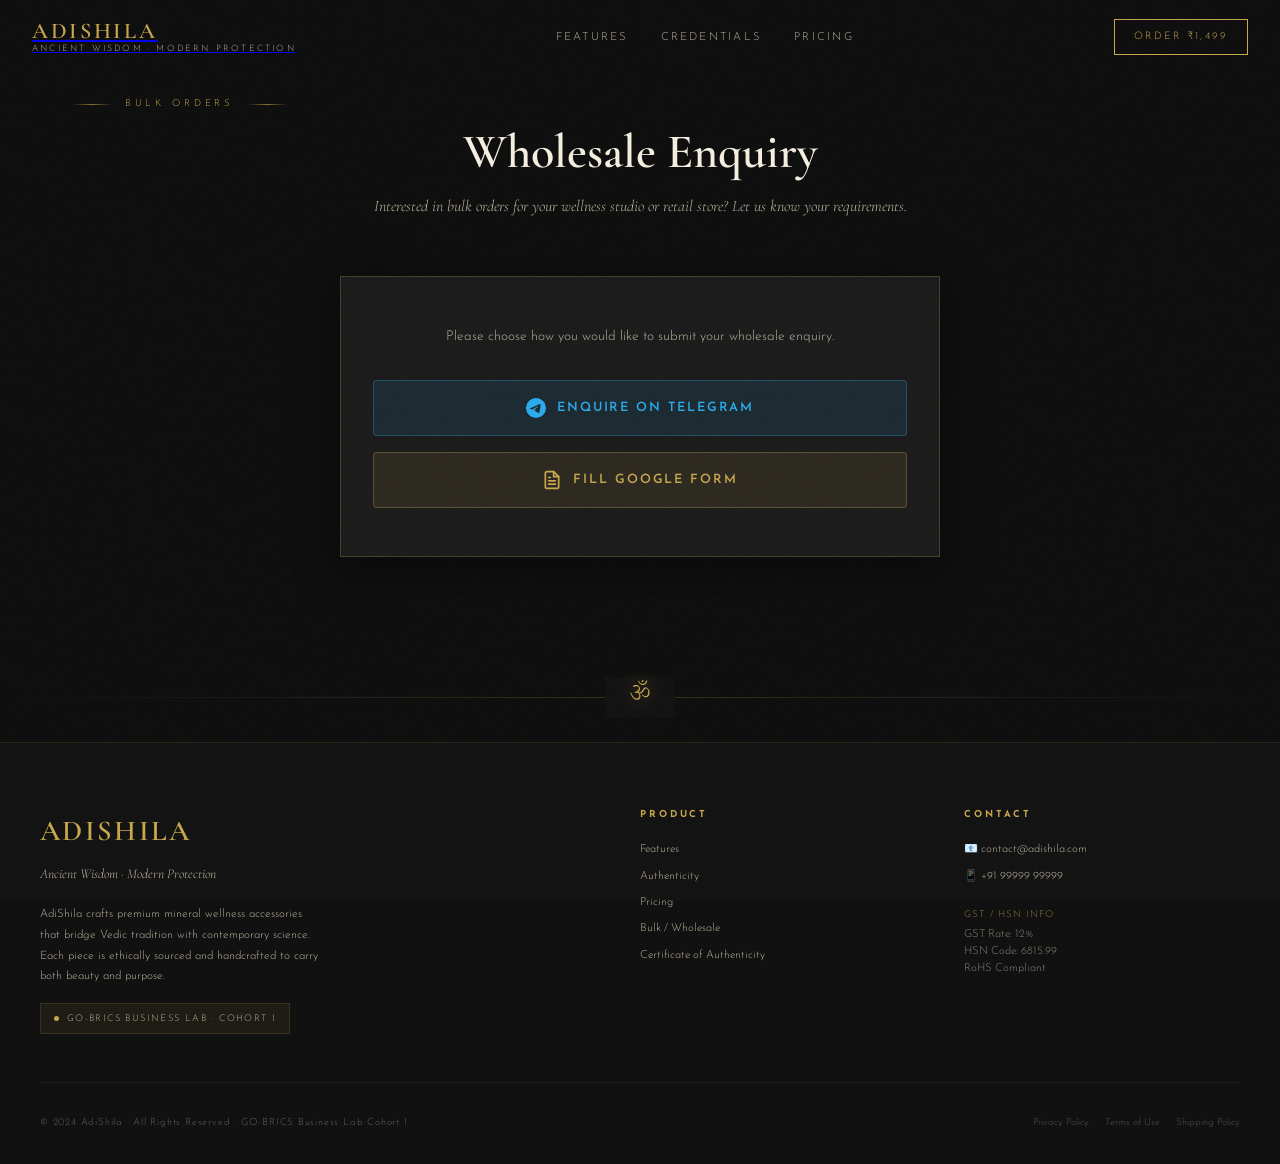
<file: wholesale.html>
<!DOCTYPE html>
<html lang="en">
<head>
  <meta charset="UTF-8" />
  <meta name="viewport" content="width=device-width, initial-scale=1.0" />
  <title>Kavach Shield OM — AdiShila | Karelian Shungite EMF Protection</title>
  <meta name="description" content="Kavach Shield OM by AdiShila — A 25mm polished Karelian Shungite disc with laser-engraved gold OM symbol. Authentic EMF protection and spiritual wellness accessory for smartphones. MRP ₹1,499." />
  <meta name="keywords" content="Kavach Shield OM, Shungite, EMF Protection, AdiShila, Karelian Shungite, OM symbol, spiritual wellness, smartphone protection" />
  <meta property="og:title" content="Kavach Shield OM — AdiShila" />
  <meta property="og:description" content="2 Billion Years from Karelia, Russia. Authentic Shungite EMF Protection for your smartphone." />
  <meta property="og:type" content="product" />
  <link rel="preconnect" href="https://fonts.googleapis.com" />
  <link rel="preconnect" href="https://fonts.gstatic.com" crossorigin />
  <link href="https://fonts.googleapis.com/css2?family=Cormorant+Garamond:ital,wght@0,300;0,400;0,500;0,600;0,700;1,300;1,400;1,600&family=Josefin+Sans:wght@200;300;400;600&family=Noto+Serif+Devanagari:wght@300;400;600&display=swap" rel="stylesheet" />

  <link rel="stylesheet" href="style.css" />
</head>

<body>

  <!-- ===== NAVIGATION ===== -->
  <nav id="navbar">
    <a href="#hero" class="nav-logo">
      <span class="brand">AdiShila</span>
      <span class="tagline-small">Ancient Wisdom · Modern Protection</span>
    </a>
    <ul class="nav-links">
      <li><a href="index.html#features">Features</a></li>
      <li><a href="index.html#trust">Credentials</a></li>
      <li><a href="index.html#pricing">Pricing</a></li>
    </ul>
    <a href="order.html" class="nav-cta">Order ₹1,499</a>
    <button class="hamburger" id="hamburger" aria-label="Toggle menu">
      <span></span>
      <span></span>
      <span></span>
    </button>
  </nav>

  <!-- Mobile Menu -->
  <div class="mobile-menu" id="mobileMenu">
    <a href="index.html#features" class="mobile-nav-link">Features</a>
    <a href="index.html#trust" class="mobile-nav-link">Credentials</a>
    <a href="index.html#pricing" class="mobile-nav-link">Pricing</a>
    <a href="order.html" class="mobile-nav-link" style="color: var(--gold);">Order Now — ₹1,499</a>
  </div>

<!-- ===== WHOLESALE ENQUIRY SECTION ===== -->
  <section id="wholesale-enquiry" style="padding: 6rem 0; background: var(--black);">
    <div class="section-container">
      <p class="section-label reveal">Bulk Orders</p>
      <h2 class="section-title reveal">Wholesale Enquiry</h2>
      <p class="section-subtitle reveal">Interested in bulk orders for your wellness studio or retail store? Let us know your requirements.</p>
      
      <div class="reveal" style="max-width: 600px; margin: 0 auto; background: var(--black-3); border: 1px solid rgba(201, 168, 76, 0.25); padding: 3rem 2rem; box-shadow: 0 10px 40px rgba(0,0,0,0.5);">
        <div style="display: flex; flex-direction: column; gap: 1rem; text-align: center;">
          <p style="font-size: 0.85rem; color: var(--cream-dim); margin-bottom: 1rem;">
            Please choose how you would like to submit your wholesale enquiry.
          </p>

          <a href="https://t.me/VKokushkin" class="btn-telegram" target="_blank" rel="noopener" style="display: flex; align-items: center; justify-content: center; gap: 0.7rem; background: rgba(42, 171, 238, 0.1); color: #2AABEE; border: 1px solid rgba(42, 171, 238, 0.3); padding: 1rem; font-family: var(--font-body); font-size: 0.8rem; font-weight: 600; text-transform: uppercase; letter-spacing: 0.15em; text-decoration: none; border-radius: 4px; transition: all 0.3s;" onmouseover="this.style.background='rgba(42, 171, 238, 0.2)'" onmouseout="this.style.background='rgba(42, 171, 238, 0.1)'">
            <svg viewBox="0 0 24 24" xmlns="http://www.w3.org/2000/svg" style="width: 20px; height: 20px; fill: currentColor;">
              <path d="M11.944 0A12 12 0 0 0 0 12a12 12 0 0 0 12 12 12 12 0 0 0 12-12A12 12 0 0 0 12 0a12 12 0 0 0-.056 0zm4.962 7.224c.1-.002.321.023.465.14a.506.506 0 0 1 .171.325c.016.093.036.306.02.472-.18 1.898-.962 6.502-1.36 8.627-.168.9-.499 1.201-.82 1.23-.696.065-1.225-.46-1.9-.902-1.056-.693-1.653-1.124-2.678-1.799-1.185-.78-.415-1.21.258-1.91.176-.184 3.247-2.977 3.307-3.23.007-.032.014-.15-.056-.212s-.174-.041-.249-.024c-.106.024-1.793 1.14-5.061 3.345-.48.33-.913.49-1.302.48-.428-.008-1.252-.241-1.865-.44-.752-.245-1.349-.374-1.297-.789.027-.216.325-.437.893-.664 3.498-1.524 5.83-2.529 6.998-3.014 3.332-1.386 4.025-1.627 4.476-1.635z"/>
            </svg>
            Enquire on Telegram
          </a>

          <a href="https://docs.google.com/forms/d/e/1FAIpQLSfMvLit1GH_LPYjYNrHHKtp7UxnM8F8J_BQyD-sP0d0frNlcw/viewform" class="btn-wholesale" target="_blank" rel="noopener" style="display: flex; align-items: center; justify-content: center; gap: 0.7rem; background: rgba(201, 168, 76, 0.1); color: var(--gold); border: 1px solid rgba(201, 168, 76, 0.3); padding: 1rem; font-family: var(--font-body); font-size: 0.8rem; font-weight: 600; text-transform: uppercase; letter-spacing: 0.15em; text-decoration: none; border-radius: 4px; transition: all 0.3s;" onmouseover="this.style.background='rgba(201, 168, 76, 0.2)'" onmouseout="this.style.background='rgba(201, 168, 76, 0.1)'">
            <svg viewBox="0 0 24 24" xmlns="http://www.w3.org/2000/svg" style="width: 20px; height: 20px; fill: none; stroke: currentColor; stroke-width: 2; stroke-linecap: round; stroke-linejoin: round;">
              <path d="M14 2H6a2 2 0 0 0-2 2v16a2 2 0 0 0 2 2h12a2 2 0 0 0 2-2V8z"></path>
              <polyline points="14 2 14 8 20 8"></polyline>
              <line x1="16" y1="13" x2="8" y2="13"></line>
              <line x1="16" y1="17" x2="8" y2="17"></line>
              <polyline points="10 9 9 9 8 9"></polyline>
            </svg>
            Fill Google Form
          </a>
        </div>
      </div>
    </div>
  </section>

  <!-- ===== OM DIVIDER ===== -->
  <div class="om-divider">
    <span class="om-glyph">ॐ</span>
  </div>

<!-- ===== FOOTER ===== -->
  <footer>
    <div class="footer-inner">
      <div class="footer-top">
        <div class="footer-brand">
          <p class="brand-name">AdiShila</p>
          <p class="brand-tagline">Ancient Wisdom · Modern Protection</p>
          <p class="brand-desc">
            AdiShila crafts premium mineral wellness accessories that bridge Vedic tradition with contemporary science. Each piece is ethically sourced and handcrafted to carry both beauty and purpose.
          </p>
          <div class="gobrics-badge">
            <div class="dot"></div>
            <span>GO-BRICS Business Lab · Cohort I</span>
          </div>
        </div>

        <div class="footer-col">
          <h4>Product</h4>
          <ul>
            <li><a href="#features">Features</a></li>
            <li><a href="#trust">Authenticity</a></li>
            <li><a href="#pricing">Pricing</a></li>
            <li><a href="wholesale.html">Bulk / Wholesale</a></li>
            <li><a href="#">Certificate of Authenticity</a></li>
          </ul>
        </div>

        <div class="footer-col">
          <h4>Contact</h4>
          <ul>
            <li>📧 contact@adishila.com</li>
            <li>📱 +91 99999 99999</li>
            <li style="margin-top:0.8rem; opacity:0.7;">
              <span style="display:block; font-size:0.6rem; letter-spacing:0.1em; color:var(--gold); margin-bottom:0.3rem;">GST / HSN INFO</span>
              GST Rate: 12%<br/>
              HSN Code: 6815.99<br/>
              RoHS Compliant
            </li>
          </ul>
        </div>
      </div>

      <div class="footer-bottom">
        <p>© 2024 AdiShila · All Rights Reserved · GO-BRICS Business Lab Cohort I</p>
        <div class="footer-legal">
          <a href="#">Privacy Policy</a>
          <a href="#">Terms of Use</a>
          <a href="#">Shipping Policy</a>
        </div>
      </div>
    </div>
  </footer>

  <!-- ===== JAVASCRIPT ===== -->
  <script>
    // ─── Navbar scroll effect ───────────────────────────────────────
    const navbar = document.getElementById('navbar');
    window.addEventListener('scroll', () => {
      navbar.classList.toggle('scrolled', window.scrollY > 50);
    });

    // ─── Hamburger menu ─────────────────────────────────────────────
    const hamburger = document.getElementById('hamburger');
    const mobileMenu = document.getElementById('mobileMenu');
    const mobileLinks = document.querySelectorAll('.mobile-nav-link');

    hamburger.addEventListener('click', () => {
      hamburger.classList.toggle('open');
      mobileMenu.classList.toggle('open');
      document.body.style.overflow = mobileMenu.classList.contains('open') ? 'hidden' : '';
    });

    mobileLinks.forEach(link => {
      link.addEventListener('click', () => {
        hamburger.classList.remove('open');
        mobileMenu.classList.remove('open');
        document.body.style.overflow = '';
      });
    });

    // ─── Scroll Reveal ──────────────────────────────────────────────
    const revealElements = document.querySelectorAll('.reveal');
    const revealObserver = new IntersectionObserver((entries) => {
      entries.forEach(entry => {
        if (entry.isIntersecting) {
          entry.target.classList.add('visible');
          revealObserver.unobserve(entry.target);
        }
      });
    }, { threshold: 0.12, rootMargin: '0px 0px -50px 0px' });

    revealElements.forEach(el => revealObserver.observe(el));

    // ─── Hero text entrance animation ───────────────────────────────
    window.addEventListener('DOMContentLoaded', () => {
      setTimeout(() => {
        document.getElementById('heroLabel').style.cssText = 'opacity:1;transform:translateY(0)';
        setTimeout(() => {
          document.getElementById('heroH1').style.cssText = 'opacity:1;transform:translateY(0)';
          setTimeout(() => {
            document.getElementById('heroVisual').style.cssText = 'opacity:1;transform:translateY(0)';
          }, 200);
        }, 150);
      }, 300);
    });

    // Apply initial state for hero elements
    ['heroLabel','heroH1','heroVisual'].forEach(id => {
      const el = document.getElementById(id);
      if(el) { el.style.opacity = '0'; el.style.transform = 'translateY(20px)'; el.style.transition = 'all 0.9s cubic-bezier(0.25,0.46,0.45,0.94)'; }
    });

    // ─── Smooth product image load ───────────────────────────────────
    const productImg = document.getElementById('productImg');
    if (productImg) {
      productImg.addEventListener('load', () => {
        productImg.style.opacity = '1';
      });
      productImg.style.opacity = '0';
      productImg.style.transition = 'opacity 1s ease';
      // Re-trigger if already cached
      if (productImg.complete) productImg.style.opacity = '1';
    }

    // ─── Feature cards hover glow mouse tracking ────────────────────
    document.querySelectorAll('.feature-card').forEach(card => {
      card.addEventListener('mousemove', (e) => {
        const rect = card.getBoundingClientRect();
        const x = ((e.clientX - rect.left) / rect.width) * 100;
        const y = ((e.clientY - rect.top) / rect.height) * 100;
        card.style.setProperty('--mx', x + '%');
        card.style.setProperty('--my', y + '%');
      });
    });

    // ─── Pricing card glow tilt effect ──────────────────────────────
    const pricingCard = document.querySelector('.pricing-card');
    if (pricingCard) {
      pricingCard.addEventListener('mousemove', (e) => {
        const rect = pricingCard.getBoundingClientRect();
        const x = (e.clientX - rect.left - rect.width / 2) / (rect.width / 2);
        const y = (e.clientY - rect.top - rect.height / 2) / (rect.height / 2);
        pricingCard.style.transform = `perspective(800px) rotateY(${x * 3}deg) rotateX(${-y * 3}deg) translateZ(4px)`;
      });
      pricingCard.addEventListener('mouseleave', () => {
        pricingCard.style.transform = 'perspective(800px) rotateY(0deg) rotateX(0deg) translateZ(0px)';
        pricingCard.style.transition = 'transform 0.5s ease';
      });
      pricingCard.addEventListener('mouseenter', () => {
        pricingCard.style.transition = 'none';
      });
    }

    // ─── Copy product image with correct path ───────────────────────
    // Try to load from the generated path
    (function() {
      const img = document.getElementById('productImg');
      if (!img) return;
      // The image was generated to C:\Users\aryan\... but we need to serve it locally.
      // It's been copied to the workspace. Set src to the filename in the same directory.
      // Already set to "kavach_shield_product.png" which should be in same folder.
    })();

    // ─── Smooth anchor scroll ───────────────────────────────────────
    document.querySelectorAll('a[href^="#"]').forEach(anchor => {
      anchor.addEventListener('click', function(e) {
        const target = document.querySelector(this.getAttribute('href'));
        if (target) {
          e.preventDefault();
          const offset = 70;
          const top = target.getBoundingClientRect().top + window.pageYOffset - offset;
          window.scrollTo({ top, behavior: 'smooth' });
        }
      });
    });
  </script>
</body>
</html>
</file>
<file: style.css>
/* ===== RESET & ROOT ===== */
    *, *::before, *::after { box-sizing: border-box; margin: 0; padding: 0; }
    :root {
      --black:     #0D0D0D;
      --black-2:   #111111;
      --black-3:   #1A1A1A;
      --black-4:   #222222;
      --gold:      #C9A84C;
      --gold-light:#E8C96A;
      --gold-dim:  #8A6E30;
      --gold-glow: rgba(201, 168, 76, 0.25);
      --cream:     #F5EFE0;
      --cream-dim: #BEB4A0;
      --white:     #FFFFFF;
      --font-display: 'Cormorant Garamond', 'Noto Serif Devanagari', serif;
      --font-body:    'Josefin Sans', sans-serif;
      --transition:   all 0.4s cubic-bezier(0.25, 0.46, 0.45, 0.94);
    }

    html { scroll-behavior: smooth; font-size: 16px; }

    body {
      background-color: var(--black);
      color: var(--cream);
      font-family: var(--font-body);
      font-weight: 300;
      line-height: 1.7;
      overflow-x: hidden;
      position: relative;
    }

    /* ===== GRAIN TEXTURE OVERLAY ===== */
    body::before {
      content: '';
      position: fixed;
      inset: 0;
      pointer-events: none;
      z-index: 9999;
      opacity: 0.035;
      background-image: url("data:image/svg+xml,%3Csvg viewBox='0 0 512 512' xmlns='http://www.w3.org/2000/svg'%3E%3Cfilter id='noise'%3E%3CfeTurbulence type='fractalNoise' baseFrequency='0.75' numOctaves='4' stitchTiles='stitch'/%3E%3C/filter%3E%3Crect width='100%25' height='100%25' filter='url(%23noise)'/%3E%3C/svg%3E");
      background-size: 256px 256px;
    }

    /* ===== SCROLLBAR ===== */
    ::-webkit-scrollbar { width: 4px; }
    ::-webkit-scrollbar-track { background: var(--black); }
    ::-webkit-scrollbar-thumb { background: var(--gold-dim); border-radius: 2px; }

    /* ===== SELECTION ===== */
    ::selection { background: var(--gold); color: var(--black); }

    /* ===== NAVIGATION ===== */
    nav {
      position: fixed;
      top: 0; left: 0; right: 0;
      z-index: 1000;
      padding: 1.2rem 2rem;
      display: flex;
      align-items: center;
      justify-content: space-between;
      transition: var(--transition);
      border-bottom: 1px solid transparent;
    }
    nav.scrolled {
      background: rgba(13, 13, 13, 0.92);
      backdrop-filter: blur(20px);
      -webkit-backdrop-filter: blur(20px);
      border-bottom-color: rgba(201, 168, 76, 0.15);
    }

    .nav-logo {
      display: flex;
      flex-direction: column;
      line-height: 1;
    }
    .nav-logo .brand {
      font-family: var(--font-display);
      font-size: 1.4rem;
      font-weight: 600;
      color: var(--gold);
      letter-spacing: 0.12em;
      text-transform: uppercase;
    }
    .nav-logo .tagline-small {
      font-size: 0.55rem;
      letter-spacing: 0.25em;
      color: var(--cream-dim);
      text-transform: uppercase;
      margin-top: 2px;
    }

    .nav-links {
      display: flex;
      gap: 2rem;
      list-style: none;
    }
    .nav-links a {
      color: var(--cream-dim);
      text-decoration: none;
      font-size: 0.7rem;
      letter-spacing: 0.2em;
      text-transform: uppercase;
      transition: var(--transition);
    }
    .nav-links a:hover { color: var(--gold); }

    .nav-cta {
      background: transparent;
      border: 1px solid var(--gold);
      color: var(--gold);
      padding: 0.5rem 1.2rem;
      font-family: var(--font-body);
      font-size: 0.65rem;
      letter-spacing: 0.2em;
      text-transform: uppercase;
      cursor: pointer;
      transition: var(--transition);
      text-decoration: none;
      display: inline-block;
    }
    .nav-cta:hover {
      background: var(--gold);
      color: var(--black);
      box-shadow: 0 0 20px var(--gold-glow);
    }

    /* Hamburger */
    .hamburger {
      display: none;
      flex-direction: column;
      gap: 5px;
      cursor: pointer;
      padding: 4px;
      background: none;
      border: none;
    }
    .hamburger span {
      display: block;
      width: 22px;
      height: 1px;
      background: var(--gold);
      transition: var(--transition);
    }
    .hamburger.open span:nth-child(1) { transform: translateY(6px) rotate(45deg); }
    .hamburger.open span:nth-child(2) { opacity: 0; }
    .hamburger.open span:nth-child(3) { transform: translateY(-6px) rotate(-45deg); }

    .mobile-menu {
      display: none;
      position: fixed;
      top: 0; left: 0; right: 0; bottom: 0;
      background: rgba(13,13,13,0.97);
      z-index: 999;
      flex-direction: column;
      align-items: center;
      justify-content: center;
      gap: 2.5rem;
    }
    .mobile-menu.open { display: flex; }
    .mobile-menu a {
      color: var(--cream);
      text-decoration: none;
      font-family: var(--font-display);
      font-size: 2.2rem;
      font-weight: 300;
      letter-spacing: 0.08em;
      transition: var(--transition);
    }
    .mobile-menu a:hover { color: var(--gold); }

    /* ===== HERO SECTION ===== */
    #hero {
      position: relative;
      min-height: 100svh;
      display: flex;
      align-items: center;
      justify-content: center;
      overflow: hidden;
      padding: 7rem 2rem 4rem;
    }

    .hero-bg-gradient {
      position: absolute;
      inset: 0;
      background:
        radial-gradient(ellipse 60% 60% at 50% 40%, rgba(201, 168, 76, 0.07) 0%, transparent 70%),
        radial-gradient(ellipse 100% 50% at 50% 100%, rgba(201, 168, 76, 0.04) 0%, transparent 70%),
        var(--black);
      z-index: 0;
    }

    /* Animated background orbs */
    .orb {
      position: absolute;
      border-radius: 50%;
      filter: blur(80px);
      opacity: 0.12;
      animation: orbFloat 12s ease-in-out infinite;
      z-index: 0;
    }
    .orb-1 { width: 400px; height: 400px; background: var(--gold); top: -100px; right: -100px; animation-delay: 0s; }
    .orb-2 { width: 300px; height: 300px; background: var(--gold-dim); bottom: -80px; left: -80px; animation-delay: -4s; }
    .orb-3 { width: 200px; height: 200px; background: var(--gold-light); top: 40%; left: 10%; animation-delay: -8s; opacity: 0.06; }

    @keyframes orbFloat {
      0%, 100% { transform: translate(0, 0) scale(1); }
      33% { transform: translate(20px, -30px) scale(1.05); }
      66% { transform: translate(-15px, 20px) scale(0.95); }
    }

    .hero-inner {
      position: relative;
      z-index: 1;
      display: grid;
      grid-template-columns: 1fr 1fr;
      gap: 4rem;
      align-items: center;
      max-width: 1200px;
      width: 100%;
      margin: 0 auto;
    }

    .hero-text { order: 1; }

    .hero-label {
      font-size: 0.62rem;
      letter-spacing: 0.35em;
      text-transform: uppercase;
      color: var(--gold);
      margin-bottom: 1.2rem;
      display: flex;
      align-items: center;
      gap: 0.8rem;
    }
    .hero-label::before {
      content: '';
      display: block;
      width: 30px;
      height: 1px;
      background: var(--gold);
    }

    .hero-h1 {
      font-family: var(--font-display);
      font-size: clamp(2.8rem, 6vw, 5rem);
      font-weight: 600;
      line-height: 1.05;
      color: var(--cream);
      margin-bottom: 0.5rem;
      letter-spacing: -0.01em;
    }
    .hero-h1 .gold-word { color: var(--gold); }

    .hero-subtitle {
      font-family: var(--font-display);
      font-size: clamp(0.9rem, 1.8vw, 1.15rem);
      font-weight: 300;
      font-style: italic;
      color: var(--cream-dim);
      margin-bottom: 1.5rem;
      letter-spacing: 0.03em;
    }

    .hero-divider {
      width: 60px;
      height: 1px;
      background: linear-gradient(90deg, var(--gold), transparent);
      margin-bottom: 1.5rem;
    }

    .hero-tagline {
      font-size: clamp(0.8rem, 1.5vw, 0.95rem);
      color: var(--cream-dim);
      line-height: 1.8;
      max-width: 420px;
      margin-bottom: 2.5rem;
      letter-spacing: 0.04em;
    }
    .hero-tagline strong { color: var(--cream); font-weight: 400; }

    .hero-cta-group {
      display: flex;
      gap: 1rem;
      flex-wrap: wrap;
      align-items: center;
    }

    .btn-primary {
      background: var(--gold);
      color: var(--black);
      border: none;
      padding: 1rem 2.2rem;
      font-family: var(--font-body);
      font-size: 0.72rem;
      font-weight: 600;
      letter-spacing: 0.2em;
      text-transform: uppercase;
      cursor: pointer;
      transition: var(--transition);
      text-decoration: none;
      display: inline-block;
      position: relative;
      overflow: hidden;
    }
    .btn-primary::before {
      content: '';
      position: absolute;
      inset: 0;
      background: linear-gradient(135deg, rgba(255,255,255,0.2) 0%, transparent 50%);
      transform: translateX(-100%);
      transition: transform 0.5s ease;
    }
    .btn-primary:hover::before { transform: translateX(100%); }
    .btn-primary:hover {
      background: var(--gold-light);
      box-shadow: 0 0 40px rgba(201, 168, 76, 0.5), 0 4px 20px rgba(201, 168, 76, 0.3);
      transform: translateY(-2px);
    }

    .btn-secondary {
      background: transparent;
      color: var(--cream-dim);
      border: none;
      padding: 1rem 0;
      font-family: var(--font-body);
      font-size: 0.72rem;
      font-weight: 300;
      letter-spacing: 0.15em;
      text-transform: uppercase;
      cursor: pointer;
      transition: var(--transition);
      text-decoration: none;
      display: inline-flex;
      align-items: center;
      gap: 0.5rem;
    }
    .btn-secondary:hover { color: var(--gold); transform: translateY(3px); }

    /* Hero Image */
    .hero-visual {
      order: 2;
      display: flex;
      align-items: center;
      justify-content: center;
      position: relative;
    }

    .product-glow-wrapper {
      position: relative;
      width: clamp(280px, 40vw, 460px);
      aspect-ratio: 1;
      display: flex;
      align-items: center;
      justify-content: center;
    }

    /* Multi-layered glow rings */
    .glow-ring {
      position: absolute;
      border-radius: 50%;
      animation: pulseRing 3s ease-in-out infinite;
    }
    .glow-ring-1 {
      inset: -20px;
      background: radial-gradient(circle, transparent 45%, rgba(201, 168, 76, 0.12) 55%, transparent 70%);
      animation-delay: 0s;
    }
    .glow-ring-2 {
      inset: -50px;
      background: radial-gradient(circle, transparent 50%, rgba(201, 168, 76, 0.07) 60%, transparent 75%);
      animation-delay: -1s;
    }
    .glow-ring-3 {
      inset: -90px;
      background: radial-gradient(circle, transparent 55%, rgba(201, 168, 76, 0.04) 65%, transparent 80%);
      animation-delay: -2s;
    }

    @keyframes pulseRing {
      0%, 100% { opacity: 0.7; transform: scale(1); }
      50% { opacity: 1; transform: scale(1.04); }
    }

    .product-circle {
      position: relative;
      width: 88%;
      aspect-ratio: 1;
      border-radius: 50%;
      overflow: hidden;
      box-shadow:
        0 0 60px rgba(201, 168, 76, 0.3),
        0 0 120px rgba(201, 168, 76, 0.15),
        0 0 200px rgba(201, 168, 76, 0.08),
        inset 0 0 40px rgba(0,0,0,0.5);
      animation: floatProduct 6s ease-in-out infinite;
    }

    @keyframes floatProduct {
      0%, 100% { transform: translateY(0px); }
      50% { transform: translateY(-12px); }
    }

    .product-circle img {
      width: 100%;
      height: 100%;
      object-fit: cover;
      display: block;
    }

    /* Shimmer sweep on product */
    .product-circle::after {
      content: '';
      position: absolute;
      inset: 0;
      border-radius: 50%;
      background: linear-gradient(
        135deg,
        transparent 30%,
        rgba(201, 168, 76, 0.15) 45%,
        rgba(255, 255, 255, 0.08) 50%,
        rgba(201, 168, 76, 0.12) 55%,
        transparent 70%
      );
      animation: shimmerSweep 4s ease-in-out infinite;
    }

    @keyframes shimmerSweep {
      0% { transform: rotate(0deg); opacity: 0; }
      20% { opacity: 1; }
      80% { opacity: 1; }
      100% { transform: rotate(360deg); opacity: 0; }
    }

    /* Floating particles */
    .particle {
      position: absolute;
      width: 2px;
      height: 2px;
      background: var(--gold);
      border-radius: 50%;
      animation: particleDrift linear infinite;
      opacity: 0;
    }

    @keyframes particleDrift {
      0% { transform: translateY(0) scale(0); opacity: 0; }
      10% { opacity: 0.8; transform: scale(1); }
      90% { opacity: 0.3; }
      100% { transform: translateY(-120px) translateX(var(--dx, 20px)) scale(0); opacity: 0; }
    }

    /* Scroll indicator */
    .scroll-indicator {
      position: absolute;
      bottom: 2rem;
      left: 50%;
      transform: translateX(-50%);
      display: flex;
      flex-direction: column;
      align-items: center;
      gap: 0.5rem;
      color: var(--cream-dim);
      font-size: 0.55rem;
      letter-spacing: 0.3em;
      text-transform: uppercase;
      animation: fadeInBounce 2s ease-in-out 2s both;
      z-index: 2;
    }
    .scroll-indicator .scroll-line {
      width: 1px;
      height: 40px;
      background: linear-gradient(to bottom, var(--gold), transparent);
      animation: scrollLineAnim 1.5s ease-in-out infinite;
    }
    @keyframes scrollLineAnim {
      0% { transform: scaleY(0); transform-origin: top; }
      50% { transform: scaleY(1); transform-origin: top; }
      51% { transform: scaleY(1); transform-origin: bottom; }
      100% { transform: scaleY(0); transform-origin: bottom; }
    }
    @keyframes fadeInBounce {
      from { opacity: 0; transform: translateX(-50%) translateY(10px); }
      to { opacity: 1; transform: translateX(-50%) translateY(0); }
    }

    /* ===== SECTION COMMON ===== */
    section {
      position: relative;
      overflow: hidden;
    }

    .section-container {
      max-width: 1200px;
      margin: 0 auto;
      padding: 0 2rem;
    }

    .section-label {
      font-size: 0.6rem;
      letter-spacing: 0.4em;
      text-transform: uppercase;
      color: var(--gold);
      margin-bottom: 0.8rem;
      display: flex;
      align-items: center;
      gap: 0.8rem;
    }
    .section-label::before, .section-label::after {
      content: '';
      flex: 1;
      height: 1px;
      background: linear-gradient(90deg, transparent, var(--gold-dim), transparent);
      max-width: 40px;
    }

    .section-title {
      font-family: var(--font-display);
      font-size: clamp(1.8rem, 4vw, 3rem);
      font-weight: 600;
      color: var(--cream);
      line-height: 1.15;
      text-align: center;
      margin-bottom: 0.8rem;
    }
    .section-subtitle {
      font-family: var(--font-display);
      font-size: clamp(0.85rem, 1.5vw, 1rem);
      font-style: italic;
      color: var(--cream-dim);
      text-align: center;
      margin-bottom: 3.5rem;
      max-width: 550px;
      margin-left: auto;
      margin-right: auto;
    }

    /* ===== FEATURES SECTION ===== */
    #features {
      padding: 6rem 0;
      background: linear-gradient(180deg, var(--black) 0%, var(--black-2) 50%, var(--black) 100%);
    }

    .features-grid {
      display: grid;
      grid-template-columns: repeat(auto-fit, minmax(220px, 1fr));
      gap: 1.5rem;
    }

    .feature-card {
      background: linear-gradient(135deg, var(--black-3) 0%, var(--black-4) 100%);
      border: 1px solid rgba(201, 168, 76, 0.12);
      padding: 2rem 1.6rem;
      position: relative;
      cursor: default;
      transition: var(--transition);
      overflow: hidden;
    }

    .feature-card::before {
      content: '';
      position: absolute;
      top: 0; left: 0; right: 0;
      height: 1px;
      background: linear-gradient(90deg, transparent, var(--gold), transparent);
      transform: scaleX(0);
      transition: transform 0.5s ease;
    }
    .feature-card:hover::before { transform: scaleX(1); }

    .feature-card::after {
      content: '';
      position: absolute;
      inset: 0;
      background: radial-gradient(circle at 50% 0%, rgba(201, 168, 76, 0.06) 0%, transparent 60%);
      opacity: 0;
      transition: opacity 0.5s ease;
    }
    .feature-card:hover::after { opacity: 1; }

    .feature-card:hover {
      border-color: rgba(201, 168, 76, 0.3);
      box-shadow: 0 8px 40px rgba(201, 168, 76, 0.1), 0 0 0 1px rgba(201, 168, 76, 0.05);
      transform: translateY(-4px);
    }

    .feature-icon {
      width: 50px;
      height: 50px;
      margin-bottom: 1.2rem;
      display: flex;
      align-items: center;
      justify-content: center;
      position: relative;
      z-index: 1;
    }

    .feature-icon svg {
      width: 100%;
      height: 100%;
      stroke: var(--gold);
      fill: none;
      stroke-width: 1.2;
      stroke-linecap: round;
      stroke-linejoin: round;
    }

    .feature-number {
      position: absolute;
      top: 1.2rem;
      right: 1.4rem;
      font-family: var(--font-display);
      font-size: 3.5rem;
      font-weight: 700;
      color: rgba(201, 168, 76, 0.06);
      line-height: 1;
      pointer-events: none;
    }

    .feature-title {
      font-family: var(--font-display);
      font-size: 1.15rem;
      font-weight: 600;
      color: var(--cream);
      margin-bottom: 0.6rem;
      line-height: 1.2;
      position: relative;
      z-index: 1;
    }

    .feature-desc {
      font-size: 0.75rem;
      color: var(--cream-dim);
      line-height: 1.75;
      position: relative;
      z-index: 1;
    }

    .feature-badge {
      display: inline-block;
      margin-top: 0.8rem;
      background: rgba(201, 168, 76, 0.1);
      border: 1px solid rgba(201, 168, 76, 0.2);
      color: var(--gold);
      font-size: 0.58rem;
      letter-spacing: 0.15em;
      text-transform: uppercase;
      padding: 0.25rem 0.6rem;
    }

    /* ===== TRUST SECTION ===== */
    #trust {
      padding: 6rem 0;
      background: var(--black-2);
    }

    .trust-grid {
      display: grid;
      grid-template-columns: 1fr 1fr;
      gap: 3rem;
      align-items: start;
    }

    /* Sourcing block */
    .sourcing-block {
      background: linear-gradient(135deg, rgba(201, 168, 76, 0.05) 0%, transparent 100%);
      border: 1px solid rgba(201, 168, 76, 0.15);
      padding: 2.5rem;
      position: relative;
    }
    .sourcing-block::before {
      content: '"';
      position: absolute;
      top: -0.5rem;
      left: 1.5rem;
      font-family: var(--font-display);
      font-size: 5rem;
      color: var(--gold);
      line-height: 1;
      opacity: 0.4;
    }

    .sourcing-label {
      font-size: 0.58rem;
      letter-spacing: 0.3em;
      text-transform: uppercase;
      color: var(--gold);
      margin-bottom: 1rem;
    }

    .sourcing-text {
      font-family: var(--font-display);
      font-size: 1.2rem;
      font-weight: 400;
      font-style: italic;
      color: var(--cream);
      line-height: 1.6;
      margin-bottom: 1rem;
    }

    .sourcing-source {
      font-size: 0.68rem;
      color: var(--cream-dim);
      letter-spacing: 0.1em;
    }
    .sourcing-source strong { color: var(--gold); font-weight: 400; }

    /* Compliance badges */
    .compliance-block { padding: 0; }

    .compliance-title {
      font-family: var(--font-display);
      font-size: 1rem;
      color: var(--cream);
      margin-bottom: 1.2rem;
      font-weight: 500;
      letter-spacing: 0.05em;
    }

    .badges-grid {
      display: grid;
      grid-template-columns: 1fr 1fr;
      gap: 0.8rem;
      margin-bottom: 2rem;
    }

    .badge-item {
      background: var(--black-3);
      border: 1px solid rgba(201, 168, 76, 0.15);
      padding: 0.8rem 1rem;
      display: flex;
      align-items: center;
      gap: 0.7rem;
      transition: var(--transition);
    }
    .badge-item:hover { border-color: rgba(201, 168, 76, 0.35); }

    .badge-dot {
      width: 6px;
      height: 6px;
      border-radius: 50%;
      background: var(--gold);
      flex-shrink: 0;
      box-shadow: 0 0 6px var(--gold);
    }

    .badge-text {
      font-size: 0.65rem;
      color: var(--cream-dim);
      letter-spacing: 0.05em;
      line-height: 1.4;
    }
    .badge-text strong { color: var(--cream); display: block; font-weight: 400; }

    /* Authenticity callout */
    .authenticity-callout {
      background: linear-gradient(135deg, rgba(201, 168, 76, 0.08) 0%, rgba(201, 168, 76, 0.03) 100%);
      border: 1px solid var(--gold-dim);
      padding: 1.5rem;
      display: flex;
      align-items: flex-start;
      gap: 1rem;
      margin-top: 1rem;
    }

    .callout-icon {
      width: 24px;
      height: 24px;
      flex-shrink: 0;
      margin-top: 2px;
    }
    .callout-icon svg { width: 100%; height: 100%; stroke: var(--gold); fill: none; stroke-width: 1.5; stroke-linecap: round; }

    .callout-text {
      font-size: 0.72rem;
      color: var(--cream);
      line-height: 1.7;
    }
    .callout-text strong { color: var(--gold); font-weight: 400; }

    /* Testimonial */
    .testimonial-block {
      grid-column: 1 / -1;
      margin-top: 1rem;
      text-align: center;
      padding: 3rem 2rem;
      background: linear-gradient(180deg, transparent 0%, rgba(201, 168, 76, 0.03) 50%, transparent 100%);
      border-top: 1px solid rgba(201, 168, 76, 0.1);
      border-bottom: 1px solid rgba(201, 168, 76, 0.1);
    }

    .testimonial-quote {
      font-family: var(--font-display);
      font-size: clamp(1.1rem, 2.5vw, 1.5rem);
      font-style: italic;
      font-weight: 300;
      color: var(--cream);
      max-width: 700px;
      margin: 0 auto 1.5rem;
      line-height: 1.65;
    }

    .testimonial-author {
      font-size: 0.65rem;
      letter-spacing: 0.25em;
      text-transform: uppercase;
      color: var(--gold);
    }
    .testimonial-stars {
      display: flex;
      justify-content: center;
      gap: 4px;
      margin-bottom: 1rem;
    }
    .star {
      color: var(--gold);
      font-size: 0.9rem;
    }

    /* ===== PRICING SECTION ===== */
    #pricing {
      padding: 6rem 0;
      background: var(--black);
    }

    .pricing-wrapper {
      display: grid;
      grid-template-columns: 1fr 1.4fr;
      gap: 3rem;
      align-items: center;
    }

    .pricing-text-col .eyebrow {
      font-size: 0.6rem;
      letter-spacing: 0.35em;
      text-transform: uppercase;
      color: var(--gold);
      margin-bottom: 1rem;
    }

    .pricing-text-col h2 {
      font-family: var(--font-display);
      font-size: clamp(1.8rem, 3.5vw, 2.8rem);
      font-weight: 600;
      color: var(--cream);
      line-height: 1.15;
      margin-bottom: 1rem;
    }

    .pricing-text-col p {
      font-size: 0.8rem;
      color: var(--cream-dim);
      line-height: 1.8;
      margin-bottom: 1.5rem;
    }

    .spec-list {
      list-style: none;
      display: flex;
      flex-direction: column;
      gap: 0.6rem;
    }
    .spec-list li {
      display: flex;
      align-items: center;
      gap: 0.7rem;
      font-size: 0.72rem;
      color: var(--cream-dim);
    }
    .spec-list li::before {
      content: '';
      width: 16px;
      height: 1px;
      background: var(--gold);
      flex-shrink: 0;
    }

    /* Pricing card */
    .pricing-card {
      background: linear-gradient(145deg, var(--black-3) 0%, var(--black-4) 100%);
      border: 1px solid rgba(201, 168, 76, 0.25);
      padding: 3rem 2.5rem;
      position: relative;
      overflow: hidden;
      box-shadow: 0 20px 80px rgba(0,0,0,0.5), 0 0 40px rgba(201, 168, 76, 0.08);
    }

    .pricing-card::before {
      content: '';
      position: absolute;
      top: 0; left: 0; right: 0;
      height: 2px;
      background: linear-gradient(90deg, transparent, var(--gold), transparent);
    }

    .pricing-card-label {
      font-size: 0.58rem;
      letter-spacing: 0.35em;
      text-transform: uppercase;
      color: var(--gold);
      margin-bottom: 1.5rem;
    }

    .pricing-product-name {
      font-family: var(--font-display);
      font-size: 1.6rem;
      font-weight: 600;
      color: var(--cream);
      margin-bottom: 0.3rem;
    }

    .pricing-tagline-small {
      font-family: var(--font-display);
      font-size: 0.85rem;
      font-style: italic;
      color: var(--cream-dim);
      margin-bottom: 2rem;
    }

    .price-display {
      display: flex;
      align-items: flex-start;
      gap: 0.4rem;
      margin-bottom: 0.4rem;
    }
    .price-currency {
      font-family: var(--font-display);
      font-size: 1.5rem;
      color: var(--gold);
      line-height: 1;
      margin-top: 0.4rem;
    }
    .price-amount {
      font-family: var(--font-display);
      font-size: 3.5rem;
      font-weight: 700;
      color: var(--gold);
      line-height: 1;
    }

    .price-tax-note {
      font-size: 0.62rem;
      color: var(--cream-dim);
      letter-spacing: 0.1em;
      margin-bottom: 2rem;
    }

    .price-divider {
      height: 1px;
      background: rgba(201, 168, 76, 0.15);
      margin-bottom: 1.5rem;
    }

    .wholesale-note {
      background: rgba(201, 168, 76, 0.06);
      border-left: 2px solid var(--gold-dim);
      padding: 0.8rem 1rem;
      margin-bottom: 2rem;
    }
    .wholesale-note .wn-label {
      font-size: 0.58rem;
      letter-spacing: 0.2em;
      text-transform: uppercase;
      color: var(--gold);
      margin-bottom: 0.3rem;
    }
    .wholesale-note .wn-text {
      font-size: 0.72rem;
      color: var(--cream-dim);
    }
    .wholesale-note .wn-text strong { color: var(--cream); font-weight: 400; }

    .cta-stack {
      display: flex;
      flex-direction: column;
      gap: 0.8rem;
    }

    .btn-buy {
      display: block;
      width: 100%;
      text-align: center;
      background: var(--gold);
      color: var(--black);
      border: none;
      padding: 1.1rem 2rem;
      font-family: var(--font-body);
      font-size: 0.75rem;
      font-weight: 600;
      letter-spacing: 0.2em;
      text-transform: uppercase;
      cursor: pointer;
      transition: var(--transition);
      text-decoration: none;
      position: relative;
      overflow: hidden;
    }
    .btn-buy::before {
      content: '';
      position: absolute;
      inset: 0;
      background: linear-gradient(135deg, rgba(255,255,255,0.15) 0%, transparent 50%);
      transform: translateX(-100%);
      transition: transform 0.5s ease;
    }
    .btn-buy:hover::before { transform: translateX(100%); }
    .btn-buy:hover {
      background: var(--gold-light);
      box-shadow: 0 0 50px rgba(201, 168, 76, 0.5), 0 5px 25px rgba(201, 168, 76, 0.35);
      transform: translateY(-2px);
    }

    .btn-wholesale {
      display: block;
      width: 100%;
      text-align: center;
      background: transparent;
      color: var(--cream-dim);
      border: 1px solid rgba(201, 168, 76, 0.25);
      padding: 0.9rem 2rem;
      font-family: var(--font-body);
      font-size: 0.7rem;
      font-weight: 300;
      letter-spacing: 0.18em;
      text-transform: uppercase;
      cursor: pointer;
      transition: var(--transition);
      text-decoration: none;
    }
    .btn-wholesale:hover {
      border-color: var(--gold);
      color: var(--gold);
      background: rgba(201, 168, 76, 0.05);
    }

    .btn-telegram {
      display: flex;
      align-items: center;
      justify-content: center;
      gap: 0.7rem;
      width: 100%;
      text-align: center;
      background: transparent;
      color: #2AABEE;
      border: 1px solid rgba(42, 171, 238, 0.25);
      padding: 0.9rem 2rem;
      font-family: var(--font-body);
      font-size: 0.7rem;
      font-weight: 300;
      letter-spacing: 0.15em;
      text-transform: uppercase;
      cursor: pointer;
      transition: var(--transition);
      text-decoration: none;
    }
    .btn-telegram:hover {
      border-color: #2AABEE;
      background: rgba(42, 171, 238, 0.07);
      box-shadow: 0 0 20px rgba(42, 171, 238, 0.15);
    }
    .btn-telegram svg { width: 16px; height: 16px; fill: currentColor; }

    /* ===== FOOTER ===== */
    footer {
      background: var(--black-2);
      border-top: 1px solid rgba(201, 168, 76, 0.12);
      padding: 4rem 2rem 2rem;
    }

    .footer-inner {
      max-width: 1200px;
      margin: 0 auto;
    }

    .footer-top {
      display: grid;
      grid-template-columns: 2fr 1fr 1fr;
      gap: 3rem;
      padding-bottom: 3rem;
      border-bottom: 1px solid rgba(201, 168, 76, 0.08);
      margin-bottom: 2rem;
    }

    .footer-brand .brand-name {
      font-family: var(--font-display);
      font-size: 1.8rem;
      font-weight: 600;
      color: var(--gold);
      letter-spacing: 0.08em;
      text-transform: uppercase;
      margin-bottom: 0.4rem;
    }
    .footer-brand .brand-tagline {
      font-family: var(--font-display);
      font-size: 0.85rem;
      font-style: italic;
      color: var(--cream-dim);
      margin-bottom: 1.2rem;
    }
    .footer-brand .brand-desc {
      font-size: 0.72rem;
      color: var(--cream-dim);
      line-height: 1.8;
      max-width: 280px;
    }
    .gobrics-badge {
      display: inline-flex;
      align-items: center;
      gap: 0.5rem;
      margin-top: 1rem;
      background: rgba(201, 168, 76, 0.07);
      border: 1px solid rgba(201, 168, 76, 0.15);
      padding: 0.4rem 0.8rem;
    }
    .gobrics-badge span {
      font-size: 0.58rem;
      letter-spacing: 0.15em;
      text-transform: uppercase;
      color: var(--cream-dim);
    }
    .gobrics-badge .dot { width: 5px; height: 5px; border-radius: 50%; background: var(--gold); }

    .footer-col h4 {
      font-size: 0.6rem;
      letter-spacing: 0.3em;
      text-transform: uppercase;
      color: var(--gold);
      margin-bottom: 1.2rem;
    }
    .footer-col ul {
      list-style: none;
      display: flex;
      flex-direction: column;
      gap: 0.6rem;
    }
    .footer-col ul li a,
    .footer-col ul li {
      font-size: 0.7rem;
      color: var(--cream-dim);
      text-decoration: none;
      transition: color 0.3s;
      line-height: 1.5;
    }
    .footer-col ul li a:hover { color: var(--gold); }

    .footer-bottom {
      display: flex;
      align-items: center;
      justify-content: space-between;
      gap: 1rem;
      flex-wrap: wrap;
    }
    .footer-bottom p {
      font-size: 0.62rem;
      color: rgba(190, 180, 160, 0.5);
      letter-spacing: 0.08em;
    }
    .footer-legal {
      display: flex;
      gap: 1rem;
    }
    .footer-legal a {
      font-size: 0.62rem;
      color: rgba(190, 180, 160, 0.4);
      text-decoration: none;
      transition: color 0.3s;
    }
    .footer-legal a:hover { color: var(--gold); }

    /* ===== OM SECTION DIVIDER ===== */
    .om-divider {
      text-align: center;
      padding: 1.5rem 0;
      position: relative;
    }
    .om-divider::before {
      content: '';
      position: absolute;
      top: 50%;
      left: 0;
      right: 0;
      height: 1px;
      background: linear-gradient(90deg, transparent, rgba(201, 168, 76, 0.2), transparent);
    }
    .om-divider .om-glyph {
      display: inline-block;
      position: relative;
      z-index: 1;
      background: var(--black-2);
      padding: 0 1.5rem;
      font-family: 'Noto Serif Devanagari', serif;
      font-size: 1.5rem;
      color: var(--gold);
      text-shadow: 0 0 20px rgba(201, 168, 76, 0.5);
      animation: omPulse 3s ease-in-out infinite;
    }
    @keyframes omPulse {
      0%, 100% { text-shadow: 0 0 10px rgba(201, 168, 76, 0.4); }
      50% { text-shadow: 0 0 30px rgba(201, 168, 76, 0.8), 0 0 60px rgba(201, 168, 76, 0.3); }
    }

    /* ===== SCROLL REVEAL ===== */
    .reveal {
      opacity: 0;
      transform: translateY(30px);
      transition: opacity 0.8s ease, transform 0.8s ease;
    }
    .reveal.visible {
      opacity: 1;
      transform: translateY(0);
    }
    .reveal-delay-1 { transition-delay: 0.1s; }
    .reveal-delay-2 { transition-delay: 0.2s; }
    .reveal-delay-3 { transition-delay: 0.3s; }
    .reveal-delay-4 { transition-delay: 0.4s; }
    .reveal-delay-5 { transition-delay: 0.5s; }

    /* ===== RESPONSIVE ===== */
    @media (max-width: 900px) {
      .hero-inner {
        grid-template-columns: 1fr;
        text-align: center;
        gap: 3rem;
      }
      .hero-text { order: 2; }
      .hero-visual { order: 1; }
      .hero-label { justify-content: center; }
      .hero-divider { margin: 0 auto 1.5rem; }
      .hero-tagline { margin: 0 auto 2.5rem; }
      .hero-cta-group { justify-content: center; }
      .section-label { justify-content: center; }
      .trust-grid { grid-template-columns: 1fr; }
      .pricing-wrapper { grid-template-columns: 1fr; }
      .footer-top { grid-template-columns: 1fr 1fr; }
    }

    @media (max-width: 768px) {
      .nav-links, .nav-cta { display: none; }
      .hamburger { display: flex; }
      .hero-inner { gap: 2rem; }
      .product-glow-wrapper { width: min(280px, 80vw); }
      .trust-grid { gap: 2rem; }
      .footer-top { grid-template-columns: 1fr; gap: 2rem; }
      .footer-bottom { flex-direction: column; align-items: flex-start; }
    }

    @media (max-width: 480px) {
      nav { padding: 1rem 1.2rem; }
      .section-container { padding: 0 1.2rem; }
      .features-grid { grid-template-columns: 1fr; }
      .badges-grid { grid-template-columns: 1fr; }
      .hero-h1 { font-size: 2.4rem; }
      .sourcing-block { padding: 1.8rem; }
      .pricing-card { padding: 2rem 1.5rem; }
      #features, #trust, #pricing { padding: 4rem 0; }
    }
</file>
